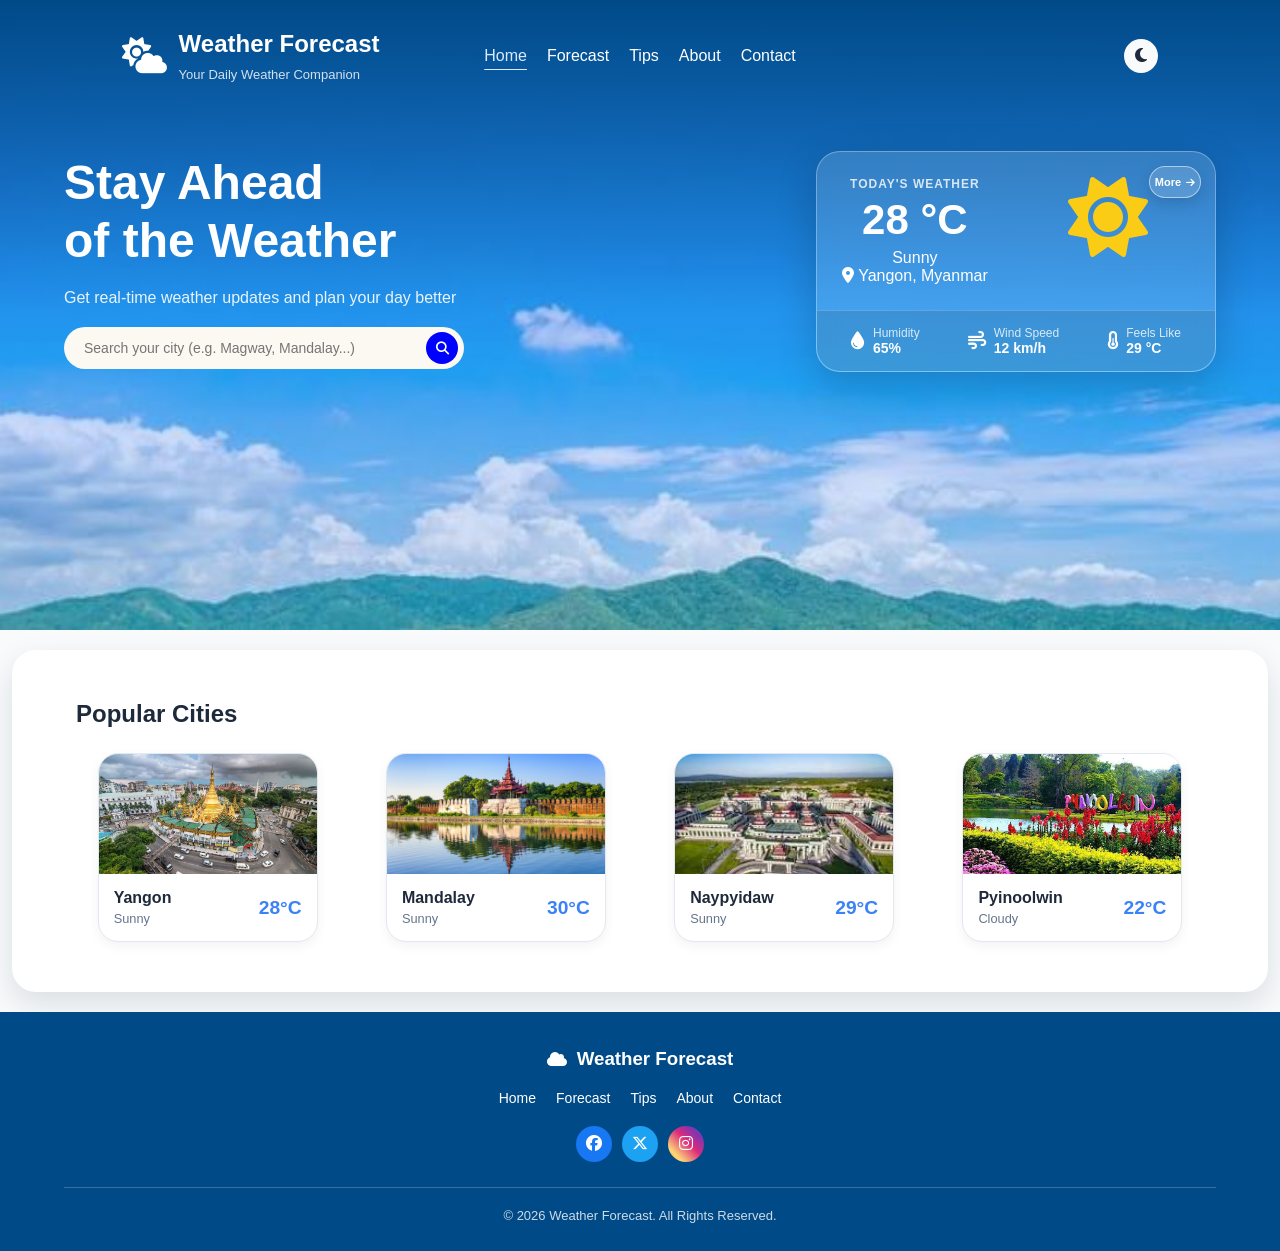
<file: index.html>
<!DOCTYPE html>
<html lang="en">
<head>
    <meta charset="UTF-8">
    <meta name="viewport" content="width=device-width, initial-scale=1.0">
    <title>Weather Forecast</title>

    <script>
      (function() {
        if (localStorage.getItem("theme") === "dark") {
          document.documentElement.classList.add("dark");
        }
      })();
    </script>

    <link rel="stylesheet" href="Style/home.css">
    <link rel="stylesheet" href="Style/site-chrome.css">
    <link rel="stylesheet" href="https://cdnjs.cloudflare.com/ajax/libs/font-awesome/6.5.1/css/all.min.css">
</head>
<body>
    <div class="container">
        <header>
            <div class="logo">
                <i class="fa-solid fa-cloud-sun"></i>
                <div class="logo-text">
                    <h2>Weather Forecast</h2>
                    <p>Your Daily Weather Companion</p>
                </div>
            </div>
            <nav>
                <a href="index.html" id="select">Home</a>
                <a href="forecast.html">Forecast</a>
                <a href="tips.html">Tips</a>
                <a href="about.html">About</a>
                <a href="contact.html">Contact</a>
            </nav>
            <button class="theme-toggle" type="button" aria-label="Toggle theme" onclick="Toggle()"><i id="theme-icon" class="fa-solid fa-moon"></i></button>
        </header>
        <div class="content-box">
            <div class="content">
                <div class="content-text">
                    <h1>Stay Ahead<br>of the Weather</h1>
                    <p>Get real-time weather updates and plan your day better</p>
                    
                    <div class="search-box">
                        <input type="text" name="search" id="cityInput" placeholder="Search your city (e.g. Magway, Mandalay...)" autocomplete="off">
                        <button type="button" aria-label="Search" id="search"><i class="fa-solid fa-search"></i></button>
                        <div id="dropdown" class="dropdown"></div>
                    </div>
                </div>

                <div class="weather-card">
                    <div class="weather-card-detail">
                        <div>
                            <h4>TODAY'S WEATHER</h4>
                            <h1 id="temp">28 °C</h1>
                            <p id="condition">Sunny</p>
                            <p id="city-name"><i class="fa-solid fa-location-dot"></i> Yangon, Myanmar</p>
                        </div>
                        
                        <a href="forecast.html" id="forecast-link" aria-label="View more weather details" title="View more weather details">More <i class="fa-solid fa-arrow-right"></i></a>
                        <i class="fa-solid fa-sun weather-icon"></i>
                    </div>
                    <div class="weather-condition">
                        <div class="detail">
                            <i class="fa-solid fa-droplet"></i>
                            <div>
                                <h4>Humidity</h4>
                                <h3 id="humidity">65%</h3>
                            </div>
                        </div>
                        <div class="detail">
                            <i class="fa-solid fa-wind"></i>
                            <div>
                                <h4>Wind Speed</h4>
                                <h3 id="wind-speed">12 km/h</h3>
                            </div>
                        </div>
                        <div class="detail">
                            <i class="fa-solid fa-temperature-half"></i>
                            <div>
                                <h4>Feels Like</h4>
                                <h3 id="feels-like">29 °C</h3>    
                            </div>
                        </div>
                    </div>
                </div>
            </div>    
        </div>
           
    </div>

    <section class="popular-city-weather-card">
        <h2>Popular Cities</h2>
        <div class="popular-city">
            <div class="city" id="popular-yangon">
                <img src="Style/images/yangon.png" alt="Yangon">
                <div class="city-detail">
                    <div>
                        <h3>Yangon</h3>
                        <p>Sunny</p>
                    </div>
                    <h1>28°C</h1>
                </div>
            </div>
            <div class="city" id="popular-mandalay">
                <img src="Style/images/mandalay.png" alt="Mandalay">
                <div class="city-detail">
                    <div>
                        <h3>Mandalay</h3>
                        <p>Sunny</p>
                    </div>
                    <h1>30°C</h1>
                </div>
            </div>
            <div class="city" id="popular-naypyidaw">
                <img src="Style/images/naypyidaw.png" alt="Naypyidaw">
                <div class="city-detail">
                    <div>
                        <h3>Naypyidaw</h3>
                        <p>Sunny</p>
                    </div>
                    <h1>29°C</h1>
                </div>
            </div>
            <div class="city" id="popular-pyinoolwin">
                <img src="Style/images/pyinoolwin.png" alt="Pyinoolwin">
                <div class="city-detail">
                    <div>
                        <h3>Pyinoolwin</h3>
                        <p>Cloudy</p>
                    </div>
                    <h1>22°C</h1>
                </div>
            </div>
        </div>
    </section>

    <footer>
        <div class="footer-content">
            <div class="footer-brand">
                <i class="fa-solid fa-cloud"></i>
                <h3>Weather Forecast</h3>
            </div>
            <div class="footer-links">
                <a href="index.html">Home</a>
                <a href="forecast.html">Forecast</a>
                <a href="tips.html">Tips</a>
                <a href="about.html">About</a>
                <a href="contact.html">Contact</a>
            </div>
            <div class="social-buttons">
                <button type="button" aria-label="Facebook" id="facebook"><i class="fa-brands fa-facebook"></i></button>
                <button type="button" aria-label="Twitter" id="twitter"><i class="fa-brands fa-x-twitter"></i></button>
                <button type="button" aria-label="Instagram" id="instagram"><i class="fa-brands fa-instagram"></i></button>
            </div>
        </div>
        <div class="footer-bottom">
            <p>© 2026 Weather Forecast. All Rights Reserved.</p>
        </div>
    </footer>
    <script src="main.js"></script>
</body>
</html>
</file>
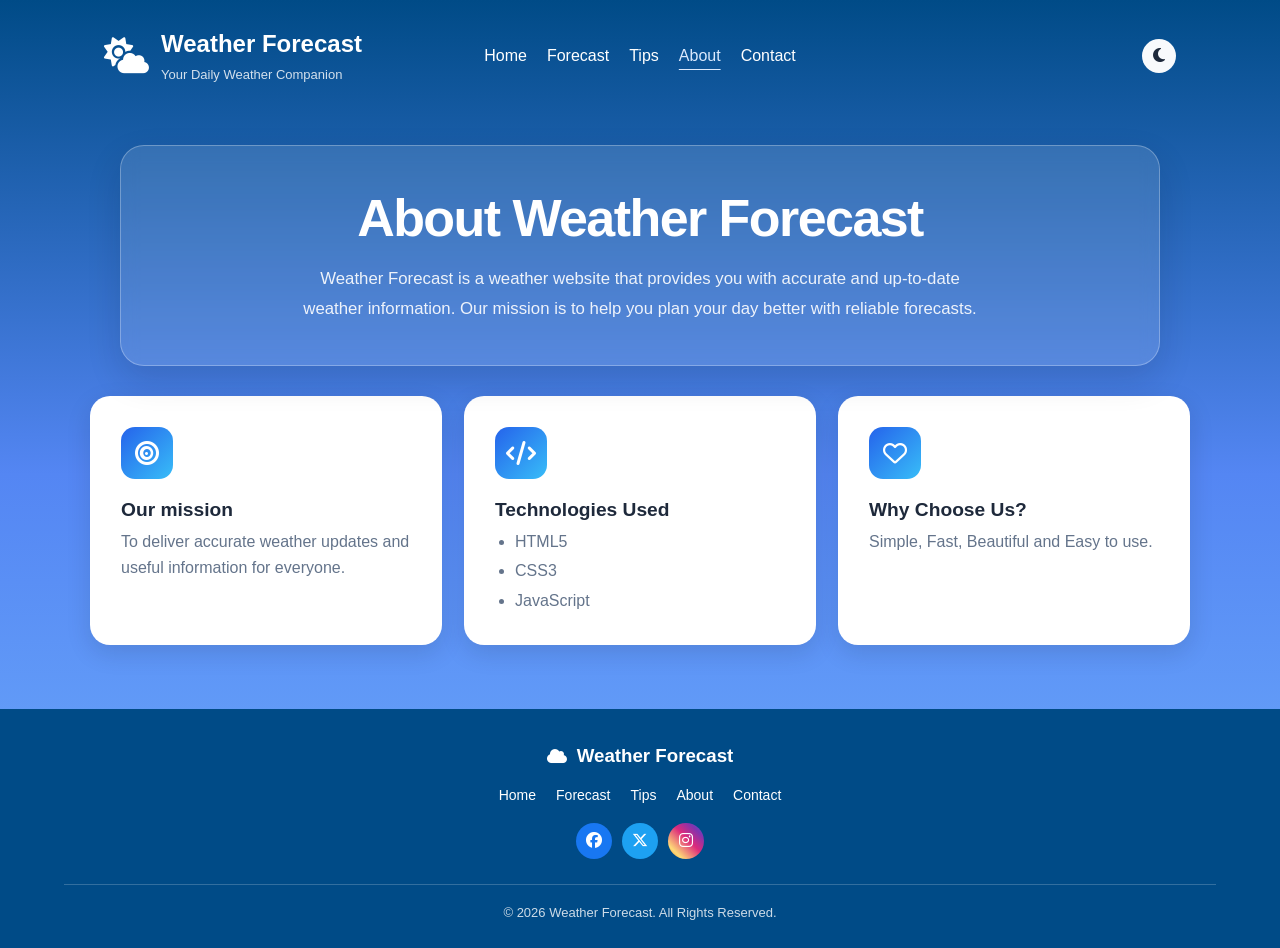
<file: about.html>
<!DOCTYPE html>
<html lang="en">
<head>
    <meta charset="UTF-8">
    <meta name="viewport" content="width=device-width, initial-scale=1.0">
    <script>
      (function() {
        if (localStorage.getItem("theme") === "dark") {
          document.documentElement.classList.add("dark");
        }
      })();
    </script>
    <link rel="stylesheet" href="Style/about.css">
    <link rel="stylesheet" href="Style/site-chrome.css">
    <link rel="stylesheet" href="https://cdnjs.cloudflare.com/ajax/libs/font-awesome/6.5.1/css/all.min.css">
    <title>Weather Forecast</title>
</head>
<body>
    <header>
        <div class="logo">
            <i class="fa-solid fa-cloud-sun"></i>
            <div class="logo-text">
                <h2>Weather Forecast</h2>
                <p>Your Daily Weather Companion</p>
            </div>
        </div>
        <nav>
            <a href="index.html">Home</a>
            <a href="forecast.html">Forecast</a>
            <a href="tips.html">Tips</a>
            <a href="about.html" id="select">About</a>
            <a href="contact.html">Contact</a>
        </nav>
        <button class="theme-toggle" type="button" aria-label="Toggle theme" onclick="Toggle()"><i id="theme-icon" class="fa-solid fa-moon"></i></button>
    </header>
    <div class="hero-section">
        <h1>About Weather Forecast</h1>
        <p>Weather Forecast is a weather website that provides you with accurate and up-to-date weather information. Our mission is to help you plan your day better with reliable forecasts.</p>
    </div>
    <div class="card-section">
        <div class="card">
            <i class="fa-solid fa-bullseye"></i>
            <div class="f-text">
                <h3>Our mission</h3>
                <p>To deliver accurate weather updates and useful information for everyone.</p>
            </div>
        </div>
        <div class="card">
            <i class="fa-solid fa-code"></i>
            <div class="s-text">
                <h3>Technologies Used</h3>
                <ul>
                    <li>HTML5</li>
                    <li>CSS3</li>
                    <li>JavaScript</li>
                </ul>
            </div>
        </div>
        <div class="card">
            <i class="fa-regular fa-heart"></i>
            <div class="t-text">
                <h3>Why Choose Us?</h3>
                <p>Simple, Fast, Beautiful and Easy to use.</p>
            </div>
        </div>
    </div>
    <footer>
        <div class="footer-content">
            <div class="footer-brand">
                <i class="fa-solid fa-cloud"></i>
                <h3>Weather Forecast</h3>
            </div>
            <div class="footer-links">
                <a href="index.html">Home</a>
                <a href="forecast.html">Forecast</a>
                <a href="tips.html">Tips</a>
                <a href="about.html">About</a>
                <a href="contact.html">Contact</a>
            </div>
            <div class="social-buttons">
                <button type="button" aria-label="Facebook" id="facebook"><i class="fa-brands fa-facebook"></i></button>
                <button type="button" aria-label="Twitter" id="twitter"><i class="fa-brands fa-x-twitter"></i></button>
                <button type="button" aria-label="Instagram" id="instagram"><i class="fa-brands fa-instagram"></i></button>
            </div>
        </div>
        <div class="footer-bottom">
            <p>© 2026 Weather Forecast. All Rights Reserved.</p>
        </div>
    </footer>
    <script src="main.js"></script>
</body>
</html>
</file>
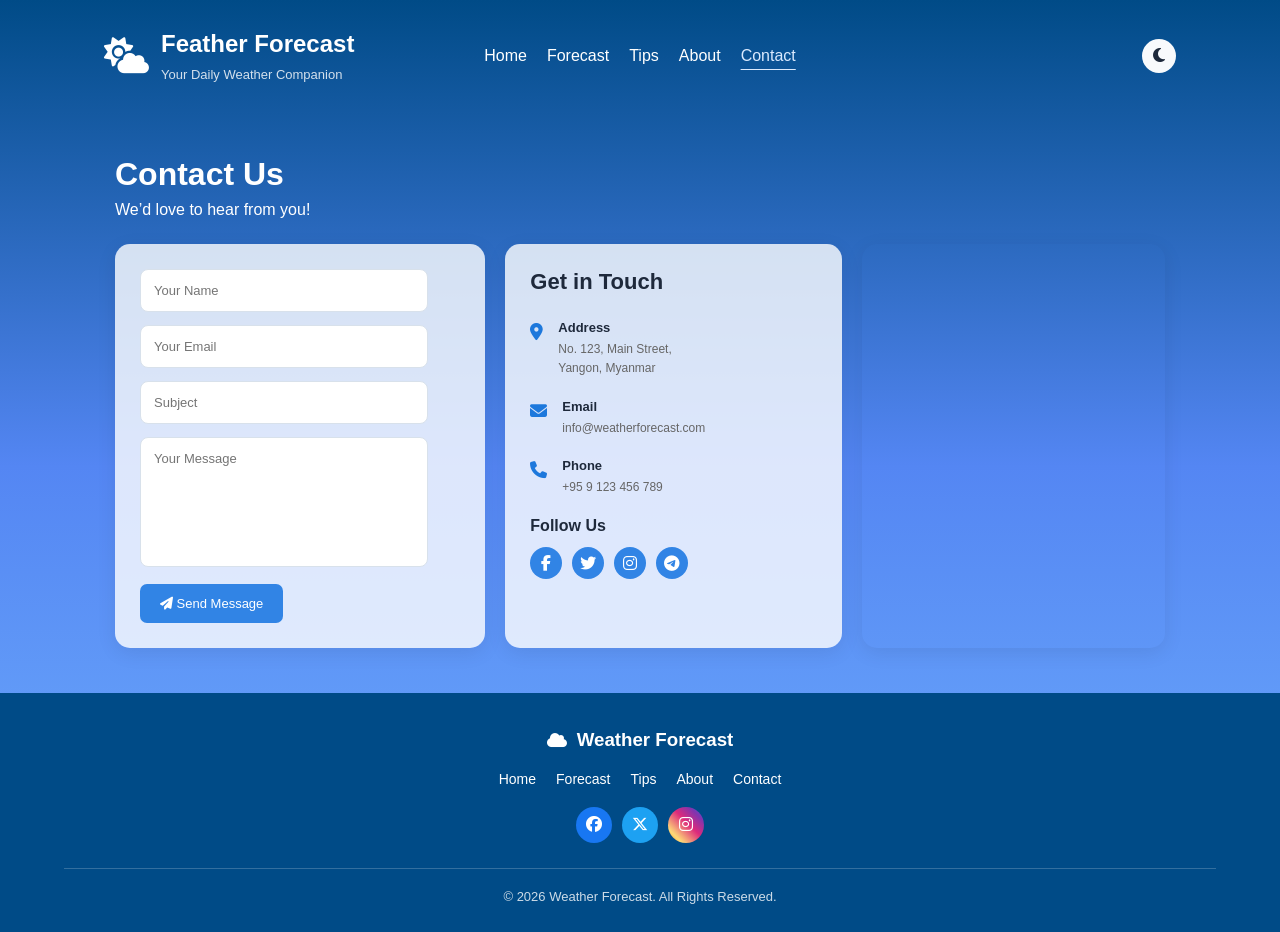
<file: contact.html>
<!DOCTYPE html>
<html lang="en">
<head>
    <meta charset="UTF-8">
    <meta name="viewport" content="width=device-width, initial-scale=1.0">
    <script>
      (function() {
        if (localStorage.getItem("theme") === "dark") {
          document.documentElement.classList.add("dark");
        }
      })();
    </script>
    <title>Weather Forecast</title>

    <!-- CSS -->
    <link rel="stylesheet" href="Style/contact.css">
    <link rel="stylesheet" href="Style/site-chrome.css">

    <!-- Font Awesome -->
    <link rel="stylesheet"
          href="https://cdnjs.cloudflare.com/ajax/libs/font-awesome/6.5.2/css/all.min.css">
</head>

<body>

    <!-- Navigation Bar -->
    <header>
        <div class="logo">
            <i class="fa-solid fa-cloud-sun"></i>
            <div class="logo-text">
                <h2>Feather Forecast</h2>
                <p>Your Daily Weather Companion</p>
            </div>
        </div>
        <nav>
            <a href="index.html">Home</a>
            <a href="forecast.html">Forecast</a>
            <a href="tips.html">Tips</a>
            <a href="about.html">About</a>
            <a href="contact.html" id="select">Contact</a>
        </nav>
        <button class="theme-toggle" type="button" aria-label="Toggle theme" onclick="Toggle()"><i id="theme-icon" class="fa-solid fa-moon"></i></button>
    </header>


    <!-- Contact Section -->
    <main class="contact-container">

        <div class="contact-title">
            <h1>Contact Us</h1>
            <p>We’d love to hear from you!</p>
        </div>


        <div class="contact-content">

            <!-- Contact Form -->
            <form id="contact-form">

                <input type="text" name="name" placeholder="Your Name" autocomplete="name" required>

                <input type="email" name="email" placeholder="Your Email" autocomplete="email" required>

                <input type="text" id="subject" placeholder="Subject" required>

                <textarea id="message" placeholder="Your Message" required></textarea>

                <button class="send-btn" type="submit">
                    <i class="fa-solid fa-paper-plane"></i>
                    Send Message
                </button>

            </form>


            <!-- Get In Touch -->
            <div class="get-touch">

                <h2>Get in Touch</h2>

                <div class="info">
                    <i class="fa-solid fa-location-dot"></i>
                    <div>
                        <h4>Address</h4>
                        <p>No. 123, Main Street,<br>
                        Yangon, Myanmar</p>
                    </div>
                </div>

                <div class="info">
                    <i class="fa-solid fa-envelope"></i>
                    <div>
                        <h4>Email</h4>
                        <p>info@weatherforecast.com</p>
                    </div>
                </div>

                <div class="info">
                    <i class="fa-solid fa-phone"></i>
                    <div>
                        <h4>Phone</h4>
                        <p>+95 9 123 456 789</p>
                    </div>
                </div>

                <h4 class="follow">Follow Us</h4>

                <div class="social">
                    <i class="fa-brands fa-facebook-f"></i>
                    <i class="fa-brands fa-twitter"></i>
                    <i class="fa-brands fa-instagram"></i>
                    <i class="fa-brands fa-telegram"></i>
                </div>

            </div>


            <!-- Map -->
            <div class="map">
                <iframe
                    src="https://www.google.com/maps?q=Technological%20University%20Meiktila&t=k&z=17&output=embed"
                    width="100%"
                    height="400"
                    style="border:0;"
                    allowfullscreen="true"
                    loading="lazy"
                    title="Map showing Technological University Meiktila (Satellite)">
                </iframe>
            </div>

        </div>
    </main>
    <footer>
        <div class="footer-content">
            <div class="footer-brand">
                <i class="fa-solid fa-cloud"></i>
                <h3>Weather Forecast</h3>
            </div>
            <div class="footer-links">
                <a href="index.html">Home</a>
                <a href="forecast.html">Forecast</a>
                <a href="tips.html">Tips</a>
                <a href="about.html">About</a>
                <a href="contact.html">Contact</a>
            </div>
            <div class="social-buttons">
                <button type="button" aria-label="Facebook" id="facebook"><i class="fa-brands fa-facebook"></i></button>
                <button type="button" aria-label="Twitter" id="twitter"><i class="fa-brands fa-x-twitter"></i></button>
                <button type="button" aria-label="Instagram" id="instagram"><i class="fa-brands fa-instagram"></i></button>
            </div>
        </div>
        <div class="footer-bottom">
            <p>© 2026 Weather Forecast. All Rights Reserved.</p>
        </div>
    </footer>
    <script src="main.js"></script>
</body>
</html>
</file>
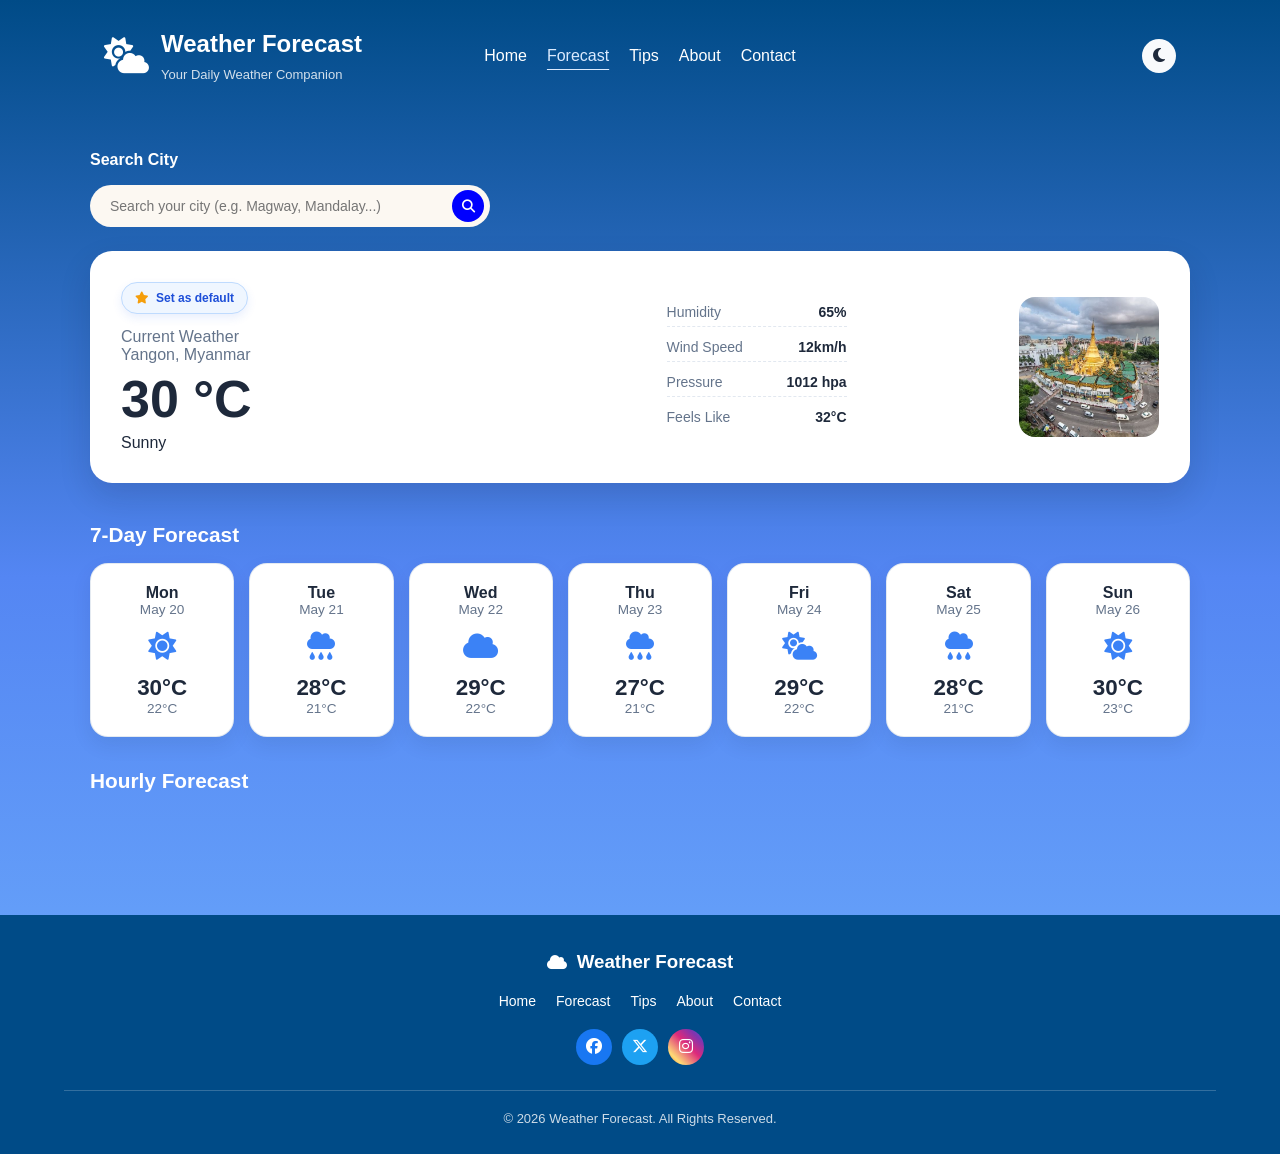
<file: forecast.html>
<!DOCTYPE html>
<html lang="en">
<head>
    <meta charset="UTF-8">
    <meta name="viewport" content="width=device-width, initial-scale=1.0">
    <title>Weather Forecast</title>

    <script>
      (function() {
        if (localStorage.getItem("theme") === "dark") {
          document.documentElement.classList.add("dark");
        }
      })();
    </script>

    <link rel="stylesheet" href="Style/forecast.css">
    <link rel="stylesheet" href="Style/site-chrome.css">
    <link rel="stylesheet" href="https://cdnjs.cloudflare.com/ajax/libs/font-awesome/6.5.1/css/all.min.css">
</head>
<body>
    <header>
        <div class="logo">
            <i class="fa-solid fa-cloud-sun"></i>
            <div class="logo-text">
                <h2>Weather Forecast</h2>
                <p>Your Daily Weather Companion</p>
            </div>
        </div>
        <nav>
            <a href="index.html">Home</a>
            <a href="forecast.html" id="select">Forecast</a>
            <a href="tips.html">Tips</a>
            <a href="about.html">About</a>
            <a href="contact.html">Contact</a>
        </nav>
        <button class="theme-toggle" type="button" aria-label="Toggle theme" onclick="Toggle()"><i id="theme-icon" class="fa-solid fa-moon"></i></button>
    </header>
  
    <main>
        <div class="search-container">
            <h4>Search City</h4>
            <div class="search-box">
                <input type="text" name="search" id="cityInput" placeholder="Search your city (e.g. Magway, Mandalay...)">
                <button type="button" aria-label="Search" id="search"><i class="fa-solid fa-search"></i></button>    
                <div id="dropdown" class="dropdown"></div>
            </div>
            
        </div>
        <div class="search-result">
            <div class="search-detail">
                <button type="button" id="default" class="default-city-button"><i class="fa-solid fa-star"></i> Set as default</button>
                <h3>Current Weather</h3>
                <h3 id="city-name">Yangon, Myanmar</h3>
                <h1 id="temp">30 °C</h1>
                <p>Sunny</p>
            </div>
            <i class="fa-solid fa-sun"></i>
            <!-- Replace the old .result-name and .result divs with this single grid container -->
            <div class="search-data-grid">
                <div class="metric-item">
                    <span class="metric-label">Humidity</span>
                    <span class="metric-value" id="humidity">65%</span>
                </div>
                <div class="metric-item">
                    <span class="metric-label">Wind Speed</span>
                    <span class="metric-value" id="wind-speed">12km/h</span>
                </div>
                <div class="metric-item">
                    <span class="metric-label">Pressure</span>
                    <span class="metric-value" id="pressure">1012 hpa</span>
                </div>
                <div class="metric-item">
                    <span class="metric-label">Feels Like</span>
                    <span class="metric-value" id="feels-like">32°C</span>
                </div>
            </div>
            <img src="Style/images/yangon.png" alt="yangon" id="image">
        </div>
        <h3 id="label">7-Day Forecast</h3>
        <div class="seven-day-forecast">
            <div class="seven-day-detail">
                <h3>Mon</h3>
                <p>May 20</p>
                <i class="fa-solid fa-sun"></i>
                <h2>30°C</h2>
                <p>22°C</p>
            </div>
            <div class="seven-day-detail">
                <h3>Tue</h3>
                <p>May 21</p>
                <i class="fa-solid fa-cloud-rain"></i>
                <h2>28°C</h2>
                <p>21°C</p>
            </div>
            <div class="seven-day-detail">
                <h3>Wed</h3>
                <p>May 22</p>
                <i class="fa-solid fa-cloud"></i>
                <h2>29°C</h2>
                <p>22°C</p>
            </div>
            <div class="seven-day-detail">
                <h3>Thu</h3>
                <p>May 23</p>
                <i class="fa-solid fa-cloud-rain"></i>
                <h2>27°C</h2>
                <p>21°C</p>
            </div>
            <div class="seven-day-detail">
                <h3>Fri</h3>
                <p>May 24</p>
                <i class="fa-solid fa-cloud-sun"></i>
                <h2>29°C</h2>
                <p>22°C</p>
            </div>
            <div class="seven-day-detail">
                <h3>Sat</h3>
                <p>May 25</p>
                <i class="fa-solid fa-cloud-rain"></i>
                <h2>28°C</h2>
                <p>21°C</p>
            </div>
            <div class="seven-day-detail">
                <h3>Sun</h3>
                <p>May 26</p>
                <i class="fa-solid fa-sun"></i>
                <h2>30°C</h2>
                <p>23°C</p>
            </div>
        </div>
        <h3 id="hourly-label">Hourly Forecast</h3>
        <div class="hourly-forecast" aria-labelledby="hourly-label" aria-live="polite"></div>
    </main>
    <footer>
        <div class="footer-content">
            <div class="footer-brand">
                <i class="fa-solid fa-cloud"></i>
                <h3>Weather Forecast</h3>
            </div>
            <div class="footer-links">
                <a href="index.html">Home</a>
                <a href="forecast.html">Forecast</a>
                <a href="tips.html">Tips</a>
                <a href="about.html">About</a>
                <a href="contact.html">Contact</a>
            </div>
            <div class="social-buttons">
                <button type="button" aria-label="Facebook" id="facebook"><i class="fa-brands fa-facebook"></i></button>
                <button type="button" aria-label="Twitter" id="twitter"><i class="fa-brands fa-x-twitter"></i></button>
                <button type="button" aria-label="Instagram" id="instagram"><i class="fa-brands fa-instagram"></i></button>
            </div>
        </div>
        <div class="footer-bottom">
            <p>© 2026 Weather Forecast. All Rights Reserved.</p>
        </div>
    </footer>
    <script src="main.js"></script>
</body>
</html>
</file>
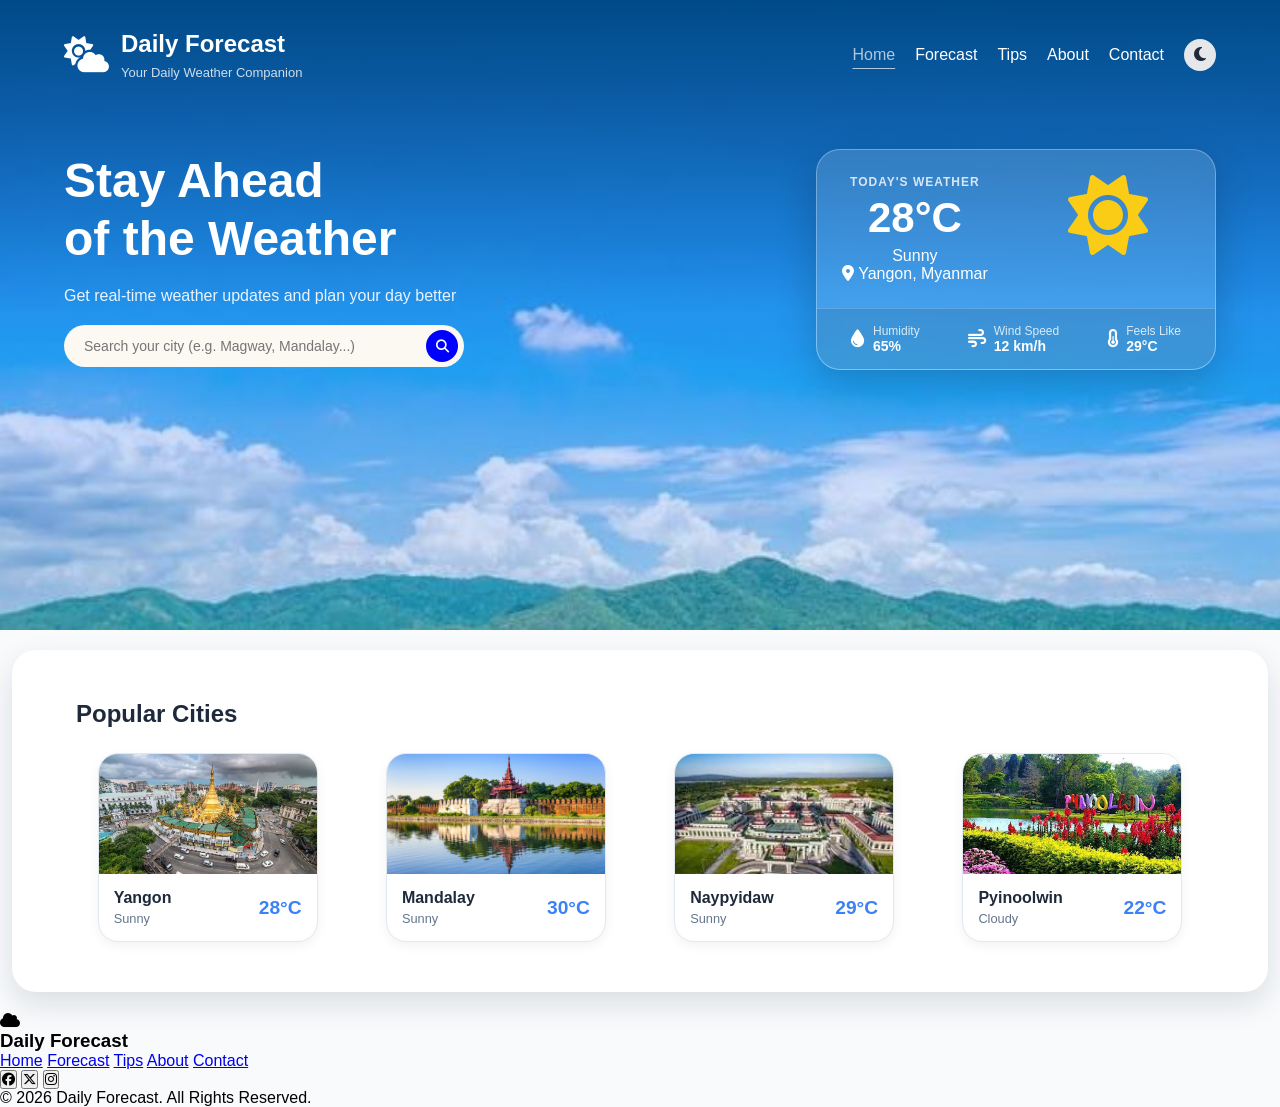
<file: home.html>
<!DOCTYPE html>
<html lang="en">
<head>
    <meta charset="UTF-8">
    <meta name="viewport" content="width=device-width, initial-scale=1.0">
    <title>Daily Forecast</title>

    <script>
      (function() {
        if (localStorage.getItem("theme") === "dark") {
          document.documentElement.classList.add("dark");
        }
      })();
    </script>

    <link rel="stylesheet" href="Style/home.css">
    <link rel="stylesheet" href="https://cdnjs.cloudflare.com/ajax/libs/font-awesome/6.5.1/css/all.min.css">
</head>
<body>
    <div class="container">
        <header>
            <div class="logo">
                <i class="fa-solid fa-cloud-sun"></i>
                <div class="logo-text">
                    <h2>Daily Forecast</h2>
                    <p>Your Daily Weather Companion</p>
                </div>
            </div>
            <nav>
                <a href="home.html" id="select">Home</a>
                <a href="forecast.html">Forecast</a>
                <a href="tips.html">Tips</a>
                <a href="#">About</a>
                <a href="#">Contact</a>
                <button type="button" aria-label="Toggle theme" onclick="Toggle()"><i id="theme-icon" class="fa-solid fa-moon"></i></button>
            </nav>
        </header>

        <div class="content">
            <div class="content-text">
                <h1>Stay Ahead<br>of the Weather</h1>
                <p>Get real-time weather updates and plan your day better</p>
                
                <div class="search-box">
                    <input type="text" name="search" id="search" placeholder="Search your city (e.g. Magway, Mandalay...)">
                    <button type="button" aria-label="Search"><i class="fa-solid fa-search"></i></button>
                </div>
            </div>

            <div class="weather-card">
                <div class="weather-card-detail">
                    <div>
                        <h4>TODAY'S WEATHER</h4>
                        <h1>28°C</h1>
                        <p>Sunny</p>
                        <p><i class="fa-solid fa-location-dot"></i> Yangon, Myanmar</p>
                    </div>
                    <i class="fa-solid fa-sun weather-icon"></i>
                </div>
                <div class="weather-condition">
                    <div class="detail">
                        <i class="fa-solid fa-droplet"></i>
                        <div>
                            <h4>Humidity</h4>
                            <h3>65%</h3>
                        </div>
                    </div>
                    <div class="detail">
                        <i class="fa-solid fa-wind"></i>
                        <div>
                            <h4>Wind Speed</h4>
                            <h3>12 km/h</h3>
                        </div>
                    </div>
                    <div class="detail">
                        <i class="fa-solid fa-temperature-half"></i>
                        <div>
                            <h4>Feels Like</h4>
                            <h3>29°C</h3>    
                        </div>
                    </div>
                </div>
            </div>
        </div>   
    </div>

    <section class="popular-city-weather-card">
        <h2>Popular Cities</h2>
        <div class="popular-city">
            <div class="city">
                <img src="Style/images/yangon.png" alt="Yangon">
                <div class="city-detail">
                    <div>
                        <h3>Yangon</h3>
                        <p>Sunny</p>
                    </div>
                    <h1>28°C</h1>
                </div>
            </div>
            <div class="city">
                <img src="Style/images/mandalay.png" alt="Mandalay">
                <div class="city-detail">
                    <div>
                        <h3>Mandalay</h3>
                        <p>Sunny</p>
                    </div>
                    <h1>30°C</h1>
                </div>
            </div>
            <div class="city">
                <img src="Style/images/naypyidaw.png" alt="Naypyidaw">
                <div class="city-detail">
                    <div>
                        <h3>Naypyidaw</h3>
                        <p>Sunny</p>
                    </div>
                    <h1>29°C</h1>
                </div>
            </div>
            <div class="city">
                <img src="Style/images/pyinoolwin.png" alt="Pyinoolwin">
                <div class="city-detail">
                    <div>
                        <h3>Pyinoolwin</h3>
                        <p>Cloudy</p>
                    </div>
                    <h1>22°C</h1>
                </div>
            </div>
        </div>
    </section>

    <footer>
        <div class="footer-content">
            <div class="footer-brand">
                <i class="fa-solid fa-cloud"></i>
                <h3>Daily Forecast</h3>
            </div>
            <div class="footer-links">
                <a href="home.html">Home</a>
                <a href="forecast.html">Forecast</a>
                <a href="tips.html">Tips</a>
                <a href="about.html">About</a>
                <a href="contact.html">Contact</a>
            </div>
            <div class="social-buttons">
                <button type="button" aria-label="Facebook" id="facebook"><i class="fa-brands fa-facebook"></i></button>
                <button type="button" aria-label="Twitter" id="twitter"><i class="fa-brands fa-x-twitter"></i></button>
                <button type="button" aria-label="Instagram" id="instagram"><i class="fa-brands fa-instagram"></i></button>
            </div>
        </div>
        <div class="footer-bottom">
            <p>© 2026 Daily Forecast. All Rights Reserved.</p>
        </div>
    </footer>
    <script src="main.js"></script>
</body>
</html>
</file>
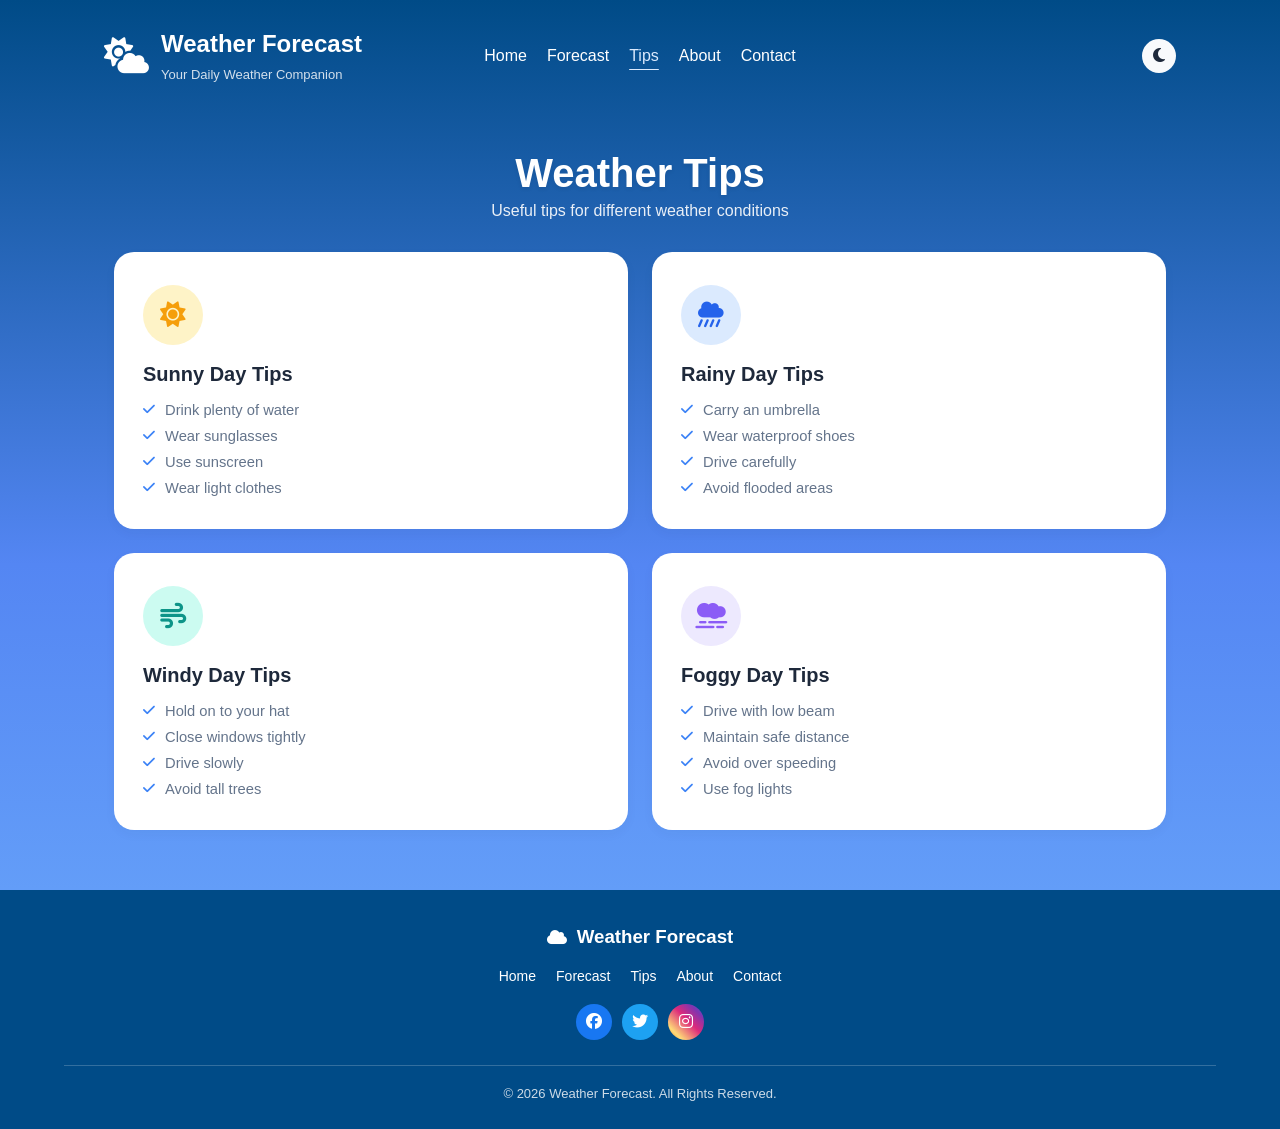
<file: tips.html>
<!DOCTYPE html>
<html lang="en">
<head>
    <meta charset="UTF-8">
    <meta name="viewport" content="width=device-width, initial-scale=1.0">
    <title>Weather Forecast</title>

    <script>
      (function() {
        if (localStorage.getItem("theme") === "dark") {
          document.documentElement.classList.add("dark");
        }
      })();
    </script>

    <link rel="stylesheet" href="Style/tips.css">
    <link rel="stylesheet" href="Style/site-chrome.css">
    <link rel="stylesheet" href="https://cdnjs.cloudflare.com/ajax/libs/font-awesome/6.5.1/css/all.min.css">
</head>
<body>
  <header>
      <div class="logo">
          <i class="fa-solid fa-cloud-sun"></i>
          <div class="logo-text">
              <h2>Weather Forecast</h2>
              <p>Your Daily Weather Companion</p>
          </div>
      </div>
      <nav>
          <a href="index.html">Home</a>
          <a href="forecast.html">Forecast</a>
          <a href="tips.html" id="select">Tips</a>
          <a href="about.html">About</a>
          <a href="contact.html">Contact</a>
      </nav>
      <button class="theme-toggle" type="button" aria-label="Toggle theme" onclick="Toggle()"><i id="theme-icon" class="fa-solid fa-moon"></i></button>
  </header>

  <section class="hero">
    <div class="container">
      <h1 class="hero-title">Weather Tips</h1>
      <p class="hero-subtitle">Useful tips for different weather conditions</p>
    </div>
  </section>

  <main class="container">
    <div class="tips-grid">

      <article class="tip-card">
        <div class="icon-badge sunny">
          <i class="fa-solid fa-sun"></i>
        </div>
        <h2 class="card-title">Sunny Day Tips</h2>
        <ul class="tips-list">
          <li><i class="fa-solid fa-check"></i> Drink plenty of water</li>
          <li><i class="fa-solid fa-check"></i> Wear sunglasses</li>
          <li><i class="fa-solid fa-check"></i> Use sunscreen</li>
          <li><i class="fa-solid fa-check"></i> Wear light clothes</li>
        </ul>
      </article>

      <article class="tip-card">
        <div class="icon-badge rainy">
          <i class="fa-solid fa-cloud-showers-heavy"></i>
        </div>
        <h2 class="card-title">Rainy Day Tips</h2>
        <ul class="tips-list">
          <li><i class="fa-solid fa-check"></i> Carry an umbrella</li>
          <li><i class="fa-solid fa-check"></i> Wear waterproof shoes</li>
          <li><i class="fa-solid fa-check"></i> Drive carefully</li>
          <li><i class="fa-solid fa-check"></i> Avoid flooded areas</li>
        </ul>
      </article>

      <article class="tip-card">
        <div class="icon-badge windy">
          <i class="fa-solid fa-wind"></i>
        </div>
        <h2 class="card-title">Windy Day Tips</h2>
        <ul class="tips-list">
          <li><i class="fa-solid fa-check"></i> Hold on to your hat</li>
          <li><i class="fa-solid fa-check"></i> Close windows tightly</li>
          <li><i class="fa-solid fa-check"></i> Drive slowly</li>
          <li><i class="fa-solid fa-check"></i> Avoid tall trees</li>
        </ul>
      </article>

      <article class="tip-card">
        <div class="icon-badge foggy">
          <i class="fa-solid fa-smog"></i>
        </div>
        <h2 class="card-title">Foggy Day Tips</h2>
        <ul class="tips-list">
          <li><i class="fa-solid fa-check"></i> Drive with low beam</li>
          <li><i class="fa-solid fa-check"></i> Maintain safe distance</li>
          <li><i class="fa-solid fa-check"></i> Avoid over speeding</li>
          <li><i class="fa-solid fa-check"></i> Use fog lights</li>
        </ul>
      </article>

    </div>
  </main>

  <footer>
        <div class="footer-content">
            <div class="footer-brand">
                <i class="fa-solid fa-cloud"></i>
                <h3>Weather Forecast</h3>
            </div>
            <div class="footer-links">
                <a href="index.html">Home</a>
                <a href="forecast.html">Forecast</a>
                <a href="tips.html">Tips</a>
                <a href="about.html">About</a>
                <a href="contact.html">Contact</a>
            </div>
            <div class="social-buttons">
                <button type="button" aria-label="Facebook" id="facebook"><i class="fa-brands fa-facebook"></i></button>
                <button type="button" aria-label="Twitter" id="twitter"><i class="fa-brands fa-twitter"></i></button>
                <button type="button" aria-label="Instagram" id="instagram"><i class="fa-brands fa-instagram"></i></button>
            </div>
        </div>
        <div class="footer-bottom">
            <p>© 2026 Weather Forecast. All Rights Reserved.</p>
        </div>
    </footer>
    <script src="main.js"></script>
</body>
</html>
</file>
<file: Style/home.css>
/* Regular styles */
/* === Reset & Base: START === */
* {
    margin: 0;
    padding: 0;
    box-sizing: border-box;
}

body {
    width: 100%;
    margin: 0;
    font-family: Arial, Helvetica, sans-serif;
    background-color: #f8fafc;
}

/* === Reset & Base: END === */

/* footer color moved to site-chrome.css for consistent behavior across pages */
/* === Header & Hero: START === */
/* Header & Hero Section */
.container {
    width: 100%;
    min-height: 70vh; /* */
    background: linear-gradient(rgb(0, 74, 135), rgba(84, 134, 243, 0.4), rgba(110, 174, 252, 0.2)), url("images/images.png"); /* */
    background-repeat: no-repeat; /*[cite: 6] */
    background-position: center bottom; /* CHANGED: Locks image to the bottom */
    background-size: cover; /* Keeps the aspect ratio crisp */
    padding: 0 5% 50px 5%; /*[cite: 6] */
}

header {
    display: flex;
    justify-content: space-between;
    align-items: center;
    padding: 25px 0;
    flex-wrap: wrap;
    gap: 20px;
    line-height: 1.6;
}

.logo {
    display: flex;
    flex-direction: row;
    gap: 12px;
    align-items: center;
}

.logo i {
    font-size: 36px;
    color: white;
}

.logo-text h2 {
    color: white;
    font-size: 24px;
}

.logo-text p {
    color: rgba(255, 255, 255, 0.8);
    font-size: 13px;
}

header nav {
    display: flex;
    gap: 20px;
    font-size: 16px;
    align-items: center;
    flex-wrap: wrap;
}

header nav a {
    text-decoration: none;
    color: white;
    transition: color 0.3s;
}

header nav a:hover {
    text-decoration: underline;
    color: rgb(255, 255, 255);
    text-underline-offset: 8px;
    transition: background 0.1s;
}
header nav a#select{
    text-decoration: underline;
    color: rgba(255, 255, 255, 0.678);
    text-underline-offset: 8px;
    transition: background 0.1s;
}

/* ==========================================================================
   Theme Toggle Button Styles (Light Mode Default & Dark Mode Overrides)
   ========================================================================== */

/* Light Mode (Default) */
header nav button {
    border-radius: 50%;
    width: 32px;
    height: 32px;
    border: none;
    background-color: #e5e7eb; /* Light Normal */
    color: #1e293b;            /* Dark icon color for high contrast */
    font-size: 16px;
    cursor: pointer;
    transition: background-color 0.2s ease, color 0.2s ease;
}

header nav button:hover {
    background-color: #d1d5db; /* Light Hover */
}

header nav button:active {
    background-color: #2563eb; /* Light Active */
    color: #ffffff;            /* White icon when active */
}

/* Main Hero Content */
.content {
    display: flex;
    justify-content: space-between;
    align-items: center;
    margin-top: 40px;
    gap: 40px;
    flex-wrap: wrap;
}

.content-text {
    flex: 1;
    min-width: 280px;
}

.content-text h1 {
    font-size: clamp(32px, 4vw, 48px);
    color: white;
    line-height: 1.2;
}

.content-text p {
    font-size: 16px;
    color: rgba(255, 255, 255, 0.9);
    padding: 20px 0;
}

/* Search Box Container */
.search-box {
    position: relative;
    max-width: 400px;
    width: 100%;
    display: flex;
    align-items: center;
}

.search-box input[type="text"] {
    width: 100%;
    height: 42px;
    background-color: rgb(252, 248, 242);
    border: none;
    border-radius: 21px;
    padding: 0 45px 0 20px;
    font-size: 14px;
    outline: none;
}

.dropdown {
    position: absolute;
    top: 45px;
    width: 100%;
    border-top: none;
    max-height: 200px;
    overflow-y: auto;
    display: none;
    z-index: 1000;
}

.dropdown div {
    padding: 10px;
    cursor: pointer;
    padding-bottom: 5px;
    background-color: rgb(255, 255, 255);
    border-bottom: 1px solid rgba(0, 0, 0, 0.5);
    border-radius: 21px;
}
.dropdown div:hover {
    background: #eeeeee;
}

.search-box button {
    position: absolute;
    right: 6px;
    border-radius: 50%;
    border: none;
    width: 32px;
    height: 32px;
    background: #0000ff;
    color: white;
    cursor: pointer;
    display: flex;
    align-items: center;
    justify-content: center;
    transform: background 0.2s ease;
}

.search-box button:hover {
    background: #1654ff;
}

.search-box button:active{
    background: #1a40bd;
}

/* Weather Card */
.weather-card {
    position: relative;
    width: 100%;
    max-width: 400px;
    background: rgba(255, 255, 255, 0.15);
    backdrop-filter: blur(10px);
    -webkit-backdrop-filter: blur(10px);
    border: 1px solid rgba(255, 255, 255, 0.3);
    border-radius: 24px;
    box-shadow: 0 12px 40px 0 rgba(0, 0, 0, 0.2);
    color: white;
    overflow: hidden;
}

.weather-card-detail{
    padding: 25px;
    display: flex;
    flex-direction: row;
    gap: 80px;
    text-align: center;
}

.weather-card-detail h4 {
    font-size: 12px;
    letter-spacing: 1px;
    opacity: 0.8;
}

.weather-card-detail a{
    position:absolute;
    top: 14px;
    right: 30px;
    font-size: 15px;
    text-decoration-line: none;
}

.weather-card-detail a:hover{
    color: rgba(255, 255, 255, 0.582);
}

.weather-card-detail h1 {
    font-size: 42px;
    margin: 5px 0;
}

.weather-icon {
    font-size: 80px;
    color: #facc15;
}

.weather-condition {
    display: flex;
    justify-content: space-around;
    padding: 15px 10px;
    border-top: 1px solid rgba(255, 255, 255, 0.2);
    background: rgba(0, 0, 0, 0.1);
}

.detail {
    display: flex;
    gap: 8px;
    align-items: center;
    font-size: 12px;
}

.detail i {
    font-size: 18px;
}

.detail h4 {
    font-weight: normal;
    opacity: 0.8;
}

.detail h3 {
    font-size: 14px;
}

/* Popular Cities Section */
.popular-city-weather-card {
    width: calc(100% - 24px);
    box-sizing: border-box;
    padding: 50px 5%;
    margin: 20px auto;
    border-radius: 24px;
    background: #fff;
    box-shadow: 0 12px 30px rgba(15, 23, 42, .12);
}

.popular-city-weather-card h2 {
    font-size: 24px;
    margin-bottom: 25px;
    color: #1e293b;
}

.popular-city {
    display: grid;
    grid-template-columns: repeat(auto-fit, minmax(200px, 1fr));
    gap: 25px;
    justify-items: center;
}

.city {
    width: 100%;
    max-width: 220px;
    border-radius: 20px;
    background-color: #ffffff;
    border: 1px solid #e2e8f0;
    overflow: hidden;
    display: flex;
    flex-direction: column;
    box-shadow: 0 4px 12px rgba(0, 0, 0, 0.05);
    transition: transform 0.2s ease, box-shadow 0.2s ease;
}

.city:hover {
    transform: translateY(-4px);
    box-shadow: 0 8px 16px rgba(0, 0, 0, 0.1);
}

.city img {
    width: 100%;
    height: 120px;
    object-fit: cover;
}

.city-detail {
    padding: 15px;
    display: flex;
    justify-content: space-between;
    align-items: center;
}

.city-detail h3 {
    margin: 0;
    white-space: nowrap;
    overflow: hidden;
    text-overflow: ellipsis;
    font-size: 1rem;
    font-weight: 600;
    color: #1e293b;
}

.city-detail p {
    margin-top: 4px;
    font-size: 0.8rem;
    color: #64748b;
}

.city-detail h1 {
    font-size: 1.2rem;
    font-weight: 600;
    color: #3b82f6;
}
/* Autocomplete Dropdown Styles */
.search-box {
    position: relative; /* Ensures dropdown aligns correctly */
}

.search-dropdown {
    position: absolute;
    top: 100%;
    left: 0;
    right: 0;
    background: #ffffff;
    border-radius: 12px;
    box-shadow: 0 8px 24px rgba(0, 0, 0, 0.15);
    margin-top: 6px;
    max-height: 220px;
    overflow-y: auto;
    z-index: 1000;
    list-style: none;
    padding: 6px 0;
}

.search-dropdown li {
    padding: 10px 16px;
    color: #1e293b;
    font-size: 14px;
    cursor: pointer;
    text-align: left;
    transition: background 0.2s ease;
}

.search-dropdown li:hover {
    background-color: #f1f5f9;
}

.search-dropdown li span.admin-region {
    font-size: 12px;
    color: #64748b;
    margin-left: 6px;
}

/* Forecast action in the home weather card */
#forecast-link {
    position: absolute;
    top: 14px;
    right: 14px;
    min-width: 52px;
    height: 32px;
    display: inline-flex;
    align-items: center;
    justify-content: center;
    gap: 5px;
    margin: 0;
    padding: 0;
    border: 1px solid rgba(255,255,255,.52);
    border-radius: 999px;
    color: #fff;
    background: rgba(255,255,255,.16);
    box-shadow: 0 5px 14px rgba(15,23,42,.16);
    font-size: 11px;
    font-weight: 700;
    text-decoration: none;
    white-space: nowrap;
    transition: transform .2s ease, background .2s ease, box-shadow .2s ease;
}
#forecast-link:hover {
    color: #0f3f74;
    background: #fff;
    box-shadow: 0 8px 18px rgba(15,23,42,.24);
    transform: translateY(-2px);
}
#forecast-link i { font-size: 10px; transition: transform .2s ease; }
#forecast-link:hover i { transform: translateX(3px); }

/* Responsive */
@media (min-width: 481px) and (max-width: 768px) {
    /* ==========================================
       1. Global Mobile Reset & Body Controls
       ========================================== */
    body {
        font-family: -apple-system, BlinkMacSystemFont, "Segoe UI", Roboto, Helvetica, Arial, sans-serif;
        background-color: #f1f5f9;
    }

    /* ==========================================
       3. Main Hero & Dynamic Content Wrapper
       ========================================== */
    .container {
        min-height: auto !important;
        padding: 0 0 32px 0 !important;
        background-size: cover !important;
        background-position: center bottom !important;

    }

    .content {
        flex-direction: column !important;
        gap: 24px !important;
        margin-top: 20px !important;
    }

    .content-text {
        text-align: center !important;
        width: 100%;
    }

    .content-text h1 {
        font-size: 28px !important;
        font-weight: 800;
    }

    .content-text p {
        padding: 8px 0 16px 0 !important;
        font-size: 14px !important;
    }

    /* Mobile Search Bar Styling */
    .search-box {
        margin: 0 auto !important;
        max-width: 100% !important;
        box-shadow: 0 4px 12px rgba(0, 0, 0, 0.1);
        border-radius: 24px;
    }

    .search-box input[type="text"] {
        height: 46px !important;
        font-size: 15px !important;
    }

    .search-dropdown {
        border-radius: 16px !important;
        box-shadow: 0 10px 25px rgba(0,0,0,0.2) !important;
    }

    /* ==========================================
       4. App-Style Weather Dashboard Cards
       ========================================== */
    .weather-card {
        max-width: 100% !important;
        border-radius: 24px !important;
        background: rgba(255, 255, 255, 0.18) !important;
        box-shadow: 0 8px 32px rgba(0, 0, 0, 0.15) !important;
    }

    .content-box{
        padding: 0 16px 32px 16px;
    }
    .weather-card-detail {
        padding: 20px !important;
    }

    .weather-card-detail h1 {
        font-size: 48px !important;
    }

    .weather-icon {
        font-size: 64px !important;
    }

    .weather-condition {
        display: grid !important;
        grid-template-columns: repeat(3, 1fr);
        padding: 16px 8px !important;
        gap: 8px;
    }

    .detail {
        flex-direction: column !important;
        text-align: center;
        gap: 4px !important;
    }

    .detail i {
        font-size: 20px !important;
        color: #38bdf8;
    }

    .popular-city-weather-card { padding: 34px 16px; }
    .popular-city-weather-card h2 { margin-bottom: 18px; }

    /* Glassmorphism for Search Results Screen (Forecast.html) */
    .search-result {
        flex-direction: column !important;
        padding: 24px 16px !important;
        border-radius: 24px !important;
        background: linear-gradient(135deg, rgba(255, 255, 255, 0.85), rgba(248, 250, 252, 0.7)) !important;
        backdrop-filter: blur(16px);
        -webkit-backdrop-filter: blur(16px);
        border: 1px solid rgba(255, 255, 255, 0.5) !important;
    }

    .search-result img {
        display: block !important; /* Keep city image, but frame it cleanly */
        width: 100% !important;
        height: 140px !important;
        border-radius: 16px !important;
    }

    .search-data-grid {
        width: 100% !important;
        grid-template-columns: repeat(2, 1fr) !important; /* 2x2 Clean metric grid */
        gap: 12px !important;
    }

    .metric-item {
        background: rgba(0, 0, 0, 0.03);
        padding: 10px 12px !important;
        border-radius: 12px;
        border-bottom: none !important;
        flex-direction: column !important;
        align-items: flex-start !important;
        gap: 4px !important;
    }

    /* Horizontal Swipe Panel for Hourly Tracking */
    .hourly-forecast {
        display: flex !important;
        grid-template-columns: none !important;
        overflow-x: auto !important;
        gap: 12px !important;
        padding: 4px 4px 12px 4px !important;
        scrollbar-width: none;
        -webkit-overflow-scrolling: touch;
    }

    .hourly-detail {
        min-width: 85px !important;
        flex-shrink: 0 !important;
        border-radius: 16px !important;
        box-shadow: 0 4px 10px rgba(0,0,0,0.03) !important;
    }

    /* 7-Day Forecast Grid Scaling */
    .seven-day-forecast {
        grid-template-columns: repeat(2, 1fr) !important; /* Adaptive grid rows for Android */
        gap: 12px !important;
    }

    .seven-day-detail {
        padding: 16px 12px !important;
        border-radius: 16px !important;
    }

    /* ==========================================
       5. Popular Cities List Layout
       ========================================== */
    .popular-city-weather-card {
        padding: 32px 16px !important;
    }

    .popular-city {
        grid-template-columns: 1fr !important; /* Stack vertically like an app dashboard */
        gap: 16px !important;
    }

    .city {
        max-width: 100% !important;
        flex-direction: row !important; /* Left-to-right rows instead of tall boxes */
        height: 90px;
        align-items: center;
        border-radius: 16px !important;
    }

    .city img {
        width: 100px !important;
        height: 100% !important;
    }

    .city-detail {
        flex: 1 !important;
        padding: 0 16px !important;
    }

    /* ==========================================
       6. Compact Footer
       ========================================== */
    footer {
        padding: 32px 16px 24px 16px !important;

    }

    .footer-content {
        flex-direction: column !important;
        gap: 20px !important;
        text-align: center !important;
    }

    .footer-links {
        justify-content: center;
        gap: 16px !important;
    }
}

@media (max-width: 480px) {
    body {
        font-family: -apple-system, BlinkMacSystemFont, "Segoe UI", Roboto, Helvetica, Arial, sans-serif;
        background-color: #f1f5f9;
    }

    .container {
        min-height: auto !important;
        padding: 0 0 24px 0 !important;
    }

    .content {
        gap: 18px !important;
        margin-top: 16px !important;
    }

    .content-text h1 {
        font-size: 26px !important;
    }

    .weather-card {
        border-radius: 20px !important;
    }

    .popular-city-weather-card {
        width: calc(100% - 16px);
        padding: 24px 12px !important;
        margin: 8px auto;
    }

    .footer-content {
        padding-bottom: 16px !important;
    }
}

/* Dark mode */
.dark body {
    background-color: #0f172a;
}

.dark .container {
    background: linear-gradient(rgba(15, 23, 42, 0.6), rgba(15, 23, 42, 0.6)), url("images/images.png");
    background-repeat: no-repeat;
    background-position: center;
    background-size: 100% 100%;
}

.dark .popular-city-weather-card {
    background: linear-gradient(to bottom, #0f172a, #1e293b, #334155);
}

.dark .popular-city-weather-card h2 {
    color: #f8fafc;
}

.dark .city {
    background-color: #1e293b;
    border-color: #334155;
    box-shadow: 0 4px 12px rgba(0, 0, 0, 0.3);
}

.dark .city-detail h3 {
    color: #f8fafc;
}

.dark .city-detail p {
    color: #94a3b8;
}

.dark .city-detail h1 {
    color: #38bdf8;
}

.dark .search-box input[type="text"] {
    background-color: #1e293b;
    color: #f8fafc;
    border: 1px solid #334155;
}

.dark .search-box input[type="text"]::placeholder {
    color: #94a3b8;
}

.dark .search-dropdown {
    background: #1e293b;
    border: 1px solid #334155;
}

.dark .search-dropdown li {
    color: #f8fafc;
}

.dark .search-dropdown li:hover {
    background-color: #334155;
}

.dark .search-dropdown li span.admin-region {
    color: #94a3b8;
}

.dark header nav button {
    background-color: #374151;
    color: #ffffff;
}

.dark header nav button:hover {
    background-color: #4b5563;
}

.dark header nav button:active {
    background-color: #2563eb;
    color: #ffffff;
}

.dark .dropdown div {
    background-color: #1e293b;
    color: white;
    border-bottom: 1px solid rgba(255, 255, 255, 0.5);
}

.dark .dropdown div:hover {
    background: #111111;
}

@media (min-width: 481px) and (max-width: 768px) {
    .dark body {
        background-color: #0b0f19;
    }

    .dark .search-result {
        background: linear-gradient(135deg, rgba(30, 41, 59, 0.85), rgba(15, 23, 42, 0.7)) !important;
        border: 1px solid rgba(255, 255, 255, 0.05) !important;
    }

    .dark .metric-item {
        background: rgba(255, 255, 255, 0.03);
    }
}

@media (max-width: 480px) {
    .dark body {
        background-color: #0b0f19;
    }
}
</file>
<file: Style/site-chrome.css>
/* Regular styles */
/* === Header & Nav: START === */
header {
    width: min(1200px, 100%);
    margin: 0 auto;
    padding: 25px 5%;
    display: grid;
    grid-template-columns: minmax(0, 1fr) auto minmax(0, 1fr);
    grid-template-areas: "brand nav toggle";
    align-items: center;
    gap: 20px;
    line-height: 1.6;
}

.logo { grid-area: brand; }

.logo-text p { 
    margin-top: 2px; 
    color: rgba(255,255,255,.82); 
    font-size: 13px; 
}

header nav { 
    grid-area: nav;
    display: flex; 
    align-items: center; 
    justify-content: center;
    flex-wrap: wrap; 
    gap: 20px; 
}

header nav a { 
    color: #fff; 
    font-size: 16px; 
    text-decoration: none; 
    transition: color .2s ease; 
}

header nav a:hover, header nav a#select { 
    color: #dbeafe; 
    text-decoration: underline; 
    text-underline-offset: 8px; 
}

header > .theme-toggle {
    grid-area: toggle;
    justify-self: end;
    width: 34px; 
    height: 34px; 
    border: 0; 
    border-radius: 50%; 
    cursor: pointer;
    color: #1e293b; 
    background: #f8fafc; 
    font-size: 16px; 
    transition: transform .2s ease, background .2s ease;
}

header > .theme-toggle:hover {
    transform: translateY(-2px);
    background: #dbeafe;
}

header > .theme-toggle:active {
    background: #2563eb;
    color: #fff;
}

/* === Header & Nav: END === */

/* === Footer: START === */
footer {
    width: 100%;
    margin-top: auto;
    background-color: #004b87;
    color: white;
    padding: 36px 5% 28px;
    min-height: 96px;
}

.footer-content {
    display: flex;
    flex-direction: column;
    justify-content: center;
    align-items: center;
    flex-wrap: wrap;
    gap: 20px;
    padding-bottom: 25px;
    border-bottom: 1px solid rgba(255, 255, 255, 0.2);
    text-align: center;
}

.footer-brand {
    display: flex;
    align-items: center;
    justify-content: center;
    gap: 10px;
}

.footer-links {
    display: flex;
    justify-content: center;
    gap: 20px;
    flex-wrap: wrap;
}

.footer-links a {
    color: white;
    text-decoration: none;
    font-size: 14px;
}

.footer-links a:hover {
    text-decoration: underline;
}

.social-buttons {
    display: flex;
    justify-content: center;
    gap: 10px;
}

.social-buttons button {
    width: 36px;
    height: 36px;
    border-radius: 50%;
    border: none;
    color: white;
    cursor: pointer;
    font-size: 16px;
    transition: background 0.3s;
}

/* Social day color */
.social-buttons #facebook{
    background-color: #1877f2;
}

.social-buttons #facebook:hover{
    background-color: #166fe5;
}

.social-buttons #facebook:active{
    background-color: #0f65d8;
}

.social-buttons #twitter{
    background-color: #1da1f2;
}

.social-buttons #twitter:hover{
    background-color: #1a94de;
}

.social-buttons #twitter:active{
    background-color: #177fc2;
}

.social-buttons #instagram{
    background: linear-gradient(
        45deg,
        #f58529 0%,
        #feda77 20%,
        #dd2a7b 55%,
        #8134af 80%,
        #515bd4 100%
    );
}

.social-buttons #instagram:hover{
    background: linear-gradient(
        45deg,
        #e67a1e 0%,
        #f9d85e 20%,
        #c9266e 55%,
        #722c9b 80%,
        #4652c6 100%
    );
}

.social-buttons #instagram:active{
    background: linear-gradient(
        45deg,
        #cc6b18 0%,
        #efc94e 20%,
        #b51f61 55%,
        #612588 80%,
        #3945b3 100%
    );
}

.footer-bottom {
    text-align: center;
    padding-top: 20px;
    font-size: 13px;
    color: rgba(255, 255, 255, 0.8);
}

/* Responsive layout */
@media (max-width: 768px) {
    body > header,
    .container > header {
        position: relative;
        width: 100% !important;
        padding: 16px !important;
        display: grid !important;
        grid-template-columns: minmax(0, 1fr) auto;
        grid-template-areas:
            "brand toggle"
            "nav nav";
        align-items: center !important;
        gap: 10px 16px !important;
        backdrop-filter: blur(12px);
        -webkit-backdrop-filter: blur(12px);
    }

    .logo { grid-area: brand; gap: 8px !important; min-height: 32px; }
    .logo > i { font-size: 28px !important; }
    .logo-text h2 { font-size: 18px !important; }
    .logo-text p { display: none; }

    body > header nav,
    .container > header nav {
        grid-area: nav;
        display: flex !important;
        justify-content: center !important;
        width: 100% !important;
        gap: 8px 16px !important;
        margin: 0 !important;
        padding: 4px 0 !important;
        overflow: visible;
        text-align: center;
        flex-wrap: wrap;
    }

    body > header nav a,
    .container > header nav a {
        min-width: 0;
        padding: 6px 10px !important;
        border-radius: 20px;
        background: rgba(255, 255, 255, .15);
        border-bottom: 0 !important;
        font-size: 14px !important;
        font-weight: 500;
        line-height: 1.2;
        text-decoration: none !important;
    }
    header nav a#select { color: #fff !important; background: #2563eb !important; }

    body > header > .theme-toggle,
    .container > header > .theme-toggle {
        grid-area: toggle;
        position: static !important;
        width: 32px;
        height: 32px;
        justify-self: end;
        margin: 0 !important;
    }

    footer { padding: 32px 16px 24px !important; }
    .footer-content { gap: 20px; }
    .footer-links { gap: 16px !important; }
}

@media (max-width: 480px) {
    body > header,
    .container > header { padding-inline: 14px !important; }
    body > header nav a,
    .container > header nav a { padding-inline: 8px !important; font-size: 13px !important; }
}

/* Dark mode */
.dark header > .theme-toggle {
    color: #fff;
    background: #334155;
}

.dark header > .theme-toggle:hover {
    background: #4b5563;
}

.dark .social-buttons #facebook {
    background-color: #145dbf;
}

.dark .social-buttons #facebook:hover {
    background-color: #1667cf;
}

.dark .social-buttons #facebook:active {
    background-color: #0f53a8;
}

.dark .social-buttons #twitter {
    background-color: #0d8bd9;
}

.dark .social-buttons #twitter:hover {
    background-color: #1499eb;
}

.dark .social-buttons #twitter:active {
    background-color: #0b78be;
}

.dark .social-buttons #instagram {
    background: linear-gradient(
        45deg,
        #d96b1d 0%,
        #e8b64a 20%,
        #b81f63 55%,
        #62278c 80%,
        #3948b7 100%
    );
}

.dark .social-buttons #instagram:hover {
    background: linear-gradient(
        45deg,
        #e37722 0%,
        #f0c55a 20%,
        #c6246b 55%,
        #b62e98 80%,
        #4353c5 100%
    );
}

.dark .social-buttons #instagram:active {
    background: linear-gradient(
        45deg,
        #c05d17 0%,
        #d8a73e 20%,
        #9f1956 55%,
        #551f79 80%,
        #3040a8 100%
    );
}

.dark footer {
    background-color: #0f172a;
}
</file>
<file: Style/about.css>
/* Regular styles */
/* Design tokens */
:root {
    --navy: #004b87;
    --blue: #2563eb;
    --sky: #38bdf8;
    --ink: #1e293b;
    --muted: #64748b;
    --surface: #ffffff;
    --shadow: 0 14px 34px rgba(15, 23, 42, 0.14);
}

/* Base */
* { margin: 0; padding: 0; box-sizing: border-box; }

body {
  font-family: Arial, Helvetica, sans-serif;
  background: linear-gradient(
    to bottom,
    #004b87,
    #5486f3,
    #6eaefc
  );
  color: #1E293B;
  min-height: 100vh;
  display: flex;
  flex-direction: column;
  position: relative;
}

/* Header and hero */
header {
    width: min(1200px, 100%);
    margin: 0 auto;
    padding: 25px 5%;
    display: flex;
    align-items: center;
    justify-content: space-between;
    gap: 20px;
}

.logo, .footer-brand { display: flex; align-items: center; gap: 12px; }
.logo > i { color: #fff; font-size: 36px; }
.logo-text h2 { color: #fff; font-size: 24px; }
.logo-text p { margin-top: 2px; color: rgba(255,255,255,.82); font-size: 13px; }

header nav { display: flex; align-items: center; justify-content: flex-end; flex-wrap: wrap; gap: 20px; }
header nav a { color: #fff; text-decoration: none; font-size: 16px; transition: color .2s ease; }
header nav a:hover, header nav a#select { color: #dbeafe; text-decoration: underline; text-underline-offset: 8px; }
header nav button {
    width: 34px; height: 34px; border: 0; border-radius: 50%; cursor: pointer;
    color: var(--ink); background: #f8fafc; font-size: 16px; transition: transform .2s, background .2s;
}
header nav button:hover { transform: translateY(-2px); background: #dbeafe; }
.hero-section {
    width: min(1040px, 90%);
    margin: 34px auto 0;
    padding: 42px 48px;
    text-align: center;
    color: #fff;
    border: 1px solid rgba(255,255,255,.28);
    border-radius: 24px;
    background: rgba(255,255,255,.12);
    box-shadow: var(--shadow);
    backdrop-filter: blur(8px);
}
.hero-section h1 { font-size: clamp(2rem, 5vw, 3.25rem); letter-spacing: -.03em; }
.hero-section p { max-width: 680px; margin: 16px auto 0; color: rgba(255,255,255,.9); font-size: 1.05rem; line-height: 1.75; }

.card-section {
    width: min(1100px, 90%);
    margin: 30px auto 64px;
    display: grid;
    grid-template-columns: repeat(3, minmax(0, 1fr));
    gap: 22px;
}
.card {
    min-height: 220px;
    padding: 30px;
    display: flex;
    flex-direction: column;
    gap: 20px;
    border: 1px solid rgba(255,255,255,.75);
    border-radius: 20px;
    background: var(--surface);
    box-shadow: 0 8px 24px rgba(15,23,42,.13);
    transition: transform .25s ease, box-shadow .25s ease;
}
.card:hover { transform: translateY(-7px); box-shadow: 0 18px 34px rgba(15,23,42,.2); }
.card > i {
    width: 52px; height: 52px; display: grid; place-items: center;
    border-radius: 14px; color: #fff; background: linear-gradient(135deg, #2563eb, #38bdf8);
    font-size: 24px;
}
.card h3 { margin-bottom: 8px; font-size: 1.2rem; }
.card p, .card li { color: var(--muted); line-height: 1.65; }
.card ul { padding-left: 20px; display: grid; gap: 3px; }

/* === Header & Hero: END === */

/* Responsive */
@media (min-width: 481px) and (max-width: 768px) {
    body {
        font-family: -apple-system, BlinkMacSystemFont, "Segoe UI", Roboto, Helvetica, Arial, sans-serif;
        background-color: #f1f5f9;
    }

    .hero-section {
        width: calc(100% - 32px);
        margin-top: 16px;
        padding: 30px 22px;
        border-radius: 20px;
    }
    .hero-section h1 { font-size: clamp(1.85rem, 8vw, 2.4rem); line-height: 1.18; }
    .hero-section p { margin-top: 14px; font-size: .98rem; line-height: 1.65; }

    .card-section {
        width: calc(100% - 32px);
        grid-template-columns: 1fr;
        margin: 20px auto 40px;
        gap: 16px;
    }
    .card {
        min-height: 0;
        padding: 24px;
        flex-direction: column;
        align-items: flex-start;
        gap: 16px;
        border-radius: 18px;
    }
    .card > i { width: 50px; height: 50px; font-size: 22px; }
    .card h3 { margin-bottom: 6px; }

    footer { padding: 32px 16px 24px !important; }
    .footer-content {
        flex-direction: column;
        justify-content: center;
        gap: 20px;
        padding-bottom: 20px;
        text-align: center;
    }
    .footer-brand, .footer-links, .social-buttons { justify-content: center; }
    .footer-links { gap: 10px 16px; }
}

@media (max-width: 480px) {
    .hero-section {
        width: calc(100% - 24px);
        margin: 16px auto 0;
        padding: 24px 18px;
        border-radius: 18px;
    }
    .hero-section h1 {
        font-size: clamp(1.75rem, 8vw, 2.25rem);
        line-height: 1.2;
    }
    .hero-section p {
        font-size: .95rem;
        line-height: 1.6;
    }
    .card-section {
        width: calc(100% - 24px);
        grid-template-columns: minmax(0, 1fr);
        margin: 16px auto 32px;
        gap: 12px;
    }
    .card {
        min-height: 0;
        padding: 18px;
        flex-direction: row;
        align-items: flex-start;
        gap: 14px;
        border-radius: 16px;
    }
    .card > i {
        width: 44px;
        height: 44px;
        flex: 0 0 44px;
        border-radius: 12px;
        font-size: 20px;
    }
    .card h3 {
        margin-bottom: 6px;
        font-size: 1.05rem;
    }
    .card p,
    .card li {
        font-size: .92rem;
        line-height: 1.55;
    }
}

/* Dark mode */
.dark body {
    background: linear-gradient(to bottom, #0f172a, #1e293b, #334155);
}

.dark header nav button {
    color: #fff;
    background: #334155;
}

.dark .card {
    background: #1e293b;
    border-color: #475569;
    box-shadow: 0 8px 24px rgba(0,0,0,.28);
}

.dark .card p,
.dark .card li {
    color: #cbd5e1;
}

.dark .card > i {
    background: linear-gradient(135deg, #0369a1, #0ea5e9);
}

@media (min-width: 481px) and (max-width: 768px) {
    .dark body {
        background-color: #0b0f19;
    }
}
</file>
<file: Style/contact.css>
/* Regular styles */
/* === Reset & Base: START === */
*{
    margin: 0;
    padding: 0;
    box-sizing: border-box;
    font-family: Arial, sans-serif;
}

body {
  font-family: Arial, Helvetica, sans-serif;
  background: linear-gradient(
    to bottom,
    #004b87,
    #5486f3,
    #6eaefc
  );
  color: #1E293B;
  min-height: 100vh;
  display: flex;
  flex-direction: column;
  position: relative;
}

/* === Reset & Base: END === */

/* === Navigation: START === */

header {
    display: flex;
    justify-content: space-between;
    align-items: center;
    padding: 25px 0;
    flex-wrap: wrap;
    gap: 20px;
    line-height: 1.6;
}


/* Logo */

.logo {
    display: flex;
    flex-direction: row;
    gap: 12px;
    align-items: center;
}

.logo i {
    font-size: 36px;
    color: white;
}

.logo-text h2 {
    color: white;
    font-size: 24px;
}

.logo-text p {
    color: rgba(255, 255, 255, 0.8);
    font-size: 13px;
}

header nav {
    display: flex;
    gap: 20px;
    font-size: 16px;
    align-items: center;
    flex-wrap: wrap;
}

header nav a {
    text-decoration: none;
    color: white;
    transition: color 0.3s;
}

header nav a:hover {
    text-decoration: underline;
    color: rgb(255, 255, 255);
    text-underline-offset: 8px;
    transition: background 0.1s;
}
header nav a#select{
    text-decoration: underline;
    color: rgba(255, 255, 255, 0.678);
    text-underline-offset: 8px;
    transition: background 0.1s;
}

/* === Navigation: END === */

/* === Contact Content: START === */
/* ================= CONTACT ================= */

.contact-container {
    max-width: 1100px;
    margin: 45px auto;
    padding: 0 25px;
}


/* Title */

.contact-title {
    margin-bottom: 25px;
}

.contact-title h1 {
    font-size: 32px;
    margin-bottom: 8px;
    color: #ffffff;
}

.contact-title p {
    color: #ffffff;
}


/* ================= CONTENT ================= */

.contact-content {
    display: grid;

    grid-template-columns:
        1.1fr
        1fr
        0.9fr;

    gap: 20px;

    align-items: stretch;
}


/* Form */

#contact-form {
    background: rgba(255,255,255,0.8);

    padding: 25px;

    border-radius: 15px;

    box-shadow:
        0 5px 20px rgba(0,0,0,0.08);
}

#contact-form input,
#contact-form textarea {

    width: 90%;

    border: 1px solid #d8e1eb;

    border-radius: 8px;

    padding: 13px;

    margin-bottom: 13px;

    outline: none;

    font-size: 13px;

    background: white;
}

#contact-form input:focus,
#contact-form textarea:focus {
    border-color: #368df0;
}

#contact-form textarea {
    height: 130px;
    resize: none;
}

/* Send Button */

.send-btn {
    border: none;

    background: #3184e5;

    color: white;

    padding: 12px 20px;

    border-radius: 7px;

    cursor: pointer;

    font-size: 13px;
}

.send-btn:hover {
    background: #176ac8;
}


/* ================= GET IN TOUCH ================= */

.get-touch {
    background: rgba(255,255,255,0.8);

    padding: 25px;

    border-radius: 15px;

    box-shadow:
        0 5px 20px rgba(0,0,0,0.08);
}

.get-touch h2 {
    margin-bottom: 25px;
    font-size: 22px;
}

.info {
    display: flex;

    gap: 15px;

    margin-bottom: 20px;
}

.info i {
    color: #1d78dc;

    font-size: 17px;

    margin-top: 3px;
}

.info h4 {
    font-size: 13px;

    margin-bottom: 5px;
}

.info p {
    color: #666;

    font-size: 12px;

    line-height: 1.6;
}

/* Social */

.follow {
    margin-top: 10px;
    margin-bottom: 12px;
}

.social {
    display: flex;
    gap: 10px;
}

.social i {
    width: 32px;
    height: 32px;

    border-radius: 50%;

    background: #3184e5;

    color: white;

    display: flex;
    align-items: center;
    justify-content: center;

    cursor: pointer;
}


/* ================= MAP ================= */

.map {
    border-radius: 15px;

    overflow: hidden;

    min-height: 400px;

    box-shadow:
        0 5px 20px rgba(0,0,0,0.08);
}

.map iframe {
    width: 100%;
    height: 100%;

    min-height: 400px;

    border: none;

}

/* === Contact Content: END === */

/* Responsive */
@media (min-width: 481px) and (max-width: 768px) {
    .contact-content {
        grid-template-columns: 1fr 1fr;
    }

    .map {
        grid-column: span 2;
    }
}

@media (max-width: 480px) {
    header {
        height: auto;
        padding: 20px;
        flex-direction: column;
        gap: 20px;
    }
    nav {
        gap: 15px;
        flex-wrap: wrap;
        justify-content: center;
    }

    .contact-content {
        grid-template-columns: 1fr;
    }

    .map {
        grid-column: span 1;
    }
}

/* Dark mode */
.dark body {
    background: linear-gradient(to bottom, #0f172a, #1e293b, #334155);
}

.dark .contact-title h1 {
    color: #ffffff;
}

.dark input:-webkit-autofill,
.dark textarea:-webkit-autofill,
.dark select:-webkit-autofill,
.dark input:-webkit-autofill:hover,
.dark textarea:-webkit-autofill:hover,
.dark select:-webkit-autofill:hover,
.dark input:-webkit-autofill:focus,
.dark textarea:-webkit-autofill:focus,
.dark select:-webkit-autofill:focus,
.dark input:-webkit-autofill:active,
.dark textarea:-webkit-autofill:active,
.dark select:-webkit-autofill:active {
    -webkit-text-fill-color: #ffffff !important;
    background-color: rgba(255,255,255,0.1) !important;
    -webkit-box-shadow: 0 0 0px 1000px rgba(255,255,255,0.1) inset !important;
    box-shadow: 0 0 0px 1000px rgba(255,255,255,0.1) inset !important;
    background-clip: padding-box !important;
    transition: background-color 5000s ease-in-out 0s !important;
}

.dark #contact-form input:focus,
.dark #contact-form textarea:focus {
    background: rgba(255,255,255,0.1) !important;
    color: #ffffff !important;
}

.dark input:-internal-autofill-selected,
.dark textarea:-internal-autofill-selected,
.dark select:-internal-autofill-selected {
    -webkit-text-fill-color: #ffffff !important;
    background-color: rgba(255,255,255,0.1) !important;
}

.dark #contact-form {
    background: rgba(255,255,255,0.1);
}

.dark #contact-form input,
.dark #contact-form textarea {
    background: rgba(255,255,255,0.1);
    color: white;
    border-color: #334155;
}

.dark .get-touch {
    background: rgba(255,255,255,0.1);
}

.dark .get-touch h2,
.dark .get-touch h4,
.dark .info {
    color: white;
}

.dark .info i {
    color: #1d78dc;
}

.dark .info h4 {
    color: rgb(255, 255, 255);
}

.dark .info p {
    color: rgba(255, 255, 255, 0.8);
}
</file>
<file: Style/forecast.css>
/* Regular styles */
/* Base */
* {
    margin: 0;
    padding: 0;
    box-sizing: border-box;
}

body {
    background: linear-gradient(to bottom, #004b87, #5486f3, #6eaefc);
    min-height: 100vh;
    display: flex;
    flex-direction: column;
    font-family: Arial, Helvetica, sans-serif;
    color: #1e293b;
}

/* ==========================================================================
   2. Header Navigation (Perfect Alignment & One Link Per Line on Minimize)
   ========================================================================== */
header {
    display: flex;
    justify-content: space-between;
    align-items: center;
    padding: 25px 5%;
    flex-wrap: wrap;
    gap: 20px;
    line-height: 1.6;
}

.logo {
    display: flex;
    flex-direction: row;
    gap: 12px;
    align-items: center;
}

.logo i {
    font-size: 36px;
    color: white;
}

.logo-text h2 {
    color: white;
    font-size: 24px;
}

.logo-text p {
    color: rgba(255, 255, 255, 0.8);
    font-size: 13px;
}

header nav {
    display: flex;
    gap: 20px;
    font-size: 16px;
    align-items: center;
    flex-wrap: wrap;
}

header nav a {
    text-decoration: none;
    color: white;
    transition: color 0.3s;
}

header nav a:hover {
    text-decoration: underline;
    color: rgb(255, 255, 255);
    text-underline-offset: 8px;
    transition: background 0.1s;
}

header nav a#select{
    text-decoration: underline;
    color: rgba(255, 255, 255, 0.678);
    text-underline-offset: 8px;
    transition: background 0.1s;
}

header nav button {
    border-radius: 50%;
    width: 32px;
    height: 32px;
    border: none;
    background-color: #e5e7eb; /* Light Normal */
    color: #1e293b;            /* Dark icon color for high contrast */
    font-size: 16px;
    cursor: pointer;
    transition: background-color 0.2s ease, color 0.2s ease;
}

header nav button:hover {
    background-color: #d1d5db; /* Light Hover */
}

header nav button:active {
    background-color: #2563eb; /* Light Active */
    color: #ffffff;            /* White icon when active */
}

/* ==========================================================================
   3. Main Content Container & Layout Components
   ========================================================================== */
main {
    flex: 1;
}

.search-container {
    display: flex;
    flex-direction: column;
    gap: 1rem;
    padding: 12px 0 24px;
    color: white;
}

.search-box {
    position: relative;
    max-width: 400px;
    width: 100%;
    display: flex;
    align-items: center;
}

.search-box input[type="text"] {
    width: 100%;
    height: 42px;
    background-color: rgb(252, 248, 242);
    border: none;
    border-radius: 21px;
    padding: 0 45px 0 20px;
    font-size: 14px;
    outline: none;
}

.dropdown {
    position: absolute;
    top: 45px;
    width: 100%;
    border-top: none;
    max-height: 200px;
    overflow-y: auto;
    display: none;
    z-index: 1000;
}

.dropdown div {
    padding: 10px;
    cursor: pointer;
    padding-bottom: 5px;
    background-color: rgb(255, 255, 255);
    color: black;
    border-bottom: 1px solid rgba(0, 0, 0, 0.5);
    border-radius: 21px;
}
.dropdown div:hover {
    background: #eeeeee;
}

.search-dropdown {
    position: absolute;
    top: 100%;
    left: 0;
    right: 0;
    background: #ffffff;
    border-radius: 12px;
    box-shadow: 0 8px 24px rgba(0, 0, 0, 0.15);
    margin-top: 6px;
    max-height: 220px;
    overflow-y: auto;
    z-index: 1000;
    list-style: none;
    padding: 6px 0;
}

.search-dropdown li {
    padding: 10px 16px;
    color: #1e293b;
    font-size: 14px;
    cursor: pointer;
    text-align: left;
    transition: background 0.2s ease;
}

.search-dropdown li:hover {
    background-color: #f1f5f9;
}

.search-dropdown li span.admin-region {
    font-size: 12px;
    color: #64748b;
    margin-left: 6px;
}

.search-box button {
    position: absolute;
    right: 6px;
    border-radius: 50%;
    border: none;
    width: 32px;
    height: 32px;
    background: #0000ff;
    color: white;
    cursor: pointer;
    display: flex;
    align-items: center;
    justify-content: center;
}

.search-box button:hover {
    background: #1654ff;
}

.search-box button:active{
    background: #1a40bd;
}

/* ==========================================================================
   4. Search Weather Result Card (Desktop Base View)
   ========================================================================== */
.search-result {
    display: flex;
    flex-direction: row;
    justify-content: space-between;
    align-items: center;
    background-color: white;
    border: 1px solid rgba(255, 255, 255, .72);
    box-shadow: 0 14px 32px rgba(15, 23, 42, .14);
    margin: 0 0 2.5rem 0;
    border-radius: 22px;
    padding: 30px;
    gap: 2rem;
}

.default-city-button {
    display: inline-flex;
    align-items: center;
    gap: 7px;
    margin-bottom: 14px;
    padding: 8px 13px;
    border: 1px solid #bfdbfe;
    border-radius: 999px;
    color: #1d4ed8;
    background: #eff6ff;
    box-shadow: 0 4px 10px rgba(37,99,235,.1);
    font-size: 12px;
    font-weight: 700;
    cursor: pointer;
    transition: transform .2s ease, background .2s ease, box-shadow .2s ease;
}

.default-city-button:hover {
    color: #fff;
    background: #2563eb;
    box-shadow: 0 7px 14px rgba(37,99,235,.25);
    transform: translateY(-2px);
}

.default-city-button:active { transform: translateY(0); }
.default-city-button i { color: #f59e0b; }
.default-city-button:hover i { color: #fef3c7; }
.search-detail h3 {
    color: #64748b;
    font-size: 1rem;
    font-weight: 500;
}

.search-detail h1 {
    font-size: 52px;
    color: #1e293b;
    margin: 5px 0;
}

.search-result > i {
    font-size: 70px;
    color: #fff;
    text-align: center;
}

/* Modern Grid Box for Weather Data Parameters */
.search-data-grid {
    display: grid;
    grid-template-columns: 1fr;
    gap: 12px;
    min-width: 180px;
}

/* Individual data entry rows */
.metric-item {
    display: flex;
    justify-content: space-between;
    align-items: center;
    gap: 24px;
    padding-bottom: 6px;
    border-bottom: 1px dashed #e2e8f0;
}

.metric-item:last-child {
    border-bottom: none;
}

.metric-label {
    font-size: 14px;
    color: #64748b;
    font-weight: 500;
}

.metric-value {
    font-size: 14px;
    color: #1e293b;
    font-weight: 600;
    text-align: right;
}

.search-result img {
    width: 140px;
    height: 140px;
    object-fit: cover;
    border-radius: 16px;
}

main #label,
main #hourly-label {
    margin: 2rem 0 1rem 0;
    color: white;
    font-size: 1.3rem;
}

/* ==========================================================================
   5. Forecast Content Grids (7-Day & Hourly Components)
   ========================================================================== */
.seven-day-forecast {
    display: grid;
    grid-template-columns: repeat(auto-fit, minmax(120px, 1fr));
    gap: 15px;
    margin-bottom: 2rem;
}

.seven-day-detail {
    background-color: white;
    border: 1px solid rgba(226, 232, 240, .9);
    border-radius: 18px;
    padding: 20px 10px;
    text-align: center;
    box-shadow: 0 8px 20px rgba(15, 23, 42, .08);
    transition: transform .2s ease;
}

.seven-day-detail:hover { transform: translateY(-4px); }

.seven-day-detail h3 {
    font-size: 1rem;
    color: #1e293b;
}

.seven-day-detail p {
    font-size: 0.85rem;
    color: #64748b;
}

.seven-day-detail i {
    font-size: 28px;
    color: #3b82f6;
    margin: 15px 0;
    display: block;
}

.seven-day-detail h2 {
    font-size: 1.4rem;
    color: #1e293b;
}

.hourly-forecast {
    display: flex;
    gap: 12px;
    overflow-x: auto;
    overscroll-behavior-x: contain;
    scroll-snap-type: x mandatory;
    scrollbar-color: #60a5fa rgba(148, 163, 184, .25);
    scrollbar-width: thin;
    margin-bottom: 2rem;
    padding: 4px 4px 14px;
}

.hourly-detail {
    flex: 0 0 108px;
    background-color: white;
    border: 1px solid rgba(226, 232, 240, .9);
    border-radius: 18px;
    padding: 15px 10px;
    text-align: center;
    box-shadow: 0 8px 20px rgba(15, 23, 42, .08);
    scroll-snap-align: center;
    transition: transform .2s ease;
}

.hourly-forecast::-webkit-scrollbar {
    height: 8px;
}

.hourly-forecast::-webkit-scrollbar-track {
    background: rgba(148, 163, 184, .25);
    border-radius: 8px;
}

.hourly-forecast::-webkit-scrollbar-thumb {
    background: #60a5fa;
    border-radius: 8px;
}

.hourly-forecast::-webkit-scrollbar-thumb:hover {
    background: #2563eb;
}

.hourly-detail:hover { transform: translateY(-4px); }

.hourly-detail.is-current {
    background-color: #dbeafe;
    border-color: #2563eb;
    box-shadow: 0 8px 20px rgba(37, 99, 235, .24);
}

.hourly-detail h3 {
    font-size: 0.9rem;
    color: #1e293b;
}

.hourly-detail.is-current h3 {
    color: #1d4ed8;
    font-weight: 700;
}

.hourly-detail i {
    font-size: 22px;
    color: #3b82f6;
    margin: 10px 0;
    display: block;
}

.hourly-detail.is-current i {
    color: #2563eb;
}

/* Responsive */
@media (min-width: 481px) and (max-width: 768px) {
    /* ==========================================
       1. Global Mobile Reset & Body Controls
       ========================================== */
    body {
        font-family: -apple-system, BlinkMacSystemFont, "Segoe UI", Roboto, Helvetica, Arial, sans-serif;
        background-color: #f1f5f9;
    }

    main {
        width: 100%;
        margin: 0 auto;
        padding: 18px 16px 40px;
    }

    .search-container { padding-top: 4px; }

    /* ==========================================
       3. Main Hero & Dynamic Content Wrapper
       ========================================== */
    .container {
        min-height: auto !important;
        padding: 0 16px 32px 16px !important;
        background-size: cover !important;
        background-position: center bottom !important;

    }

    .content {
        flex-direction: column !important;
        gap: 24px !important;
        margin-top: 20px !important;
    }

    .content-text {
        text-align: center !important;
        width: 100%;
    }

    .content-text h1 {
        font-size: 28px !important;
        font-weight: 800;
    }

    .content-text p {
        padding: 8px 0 16px 0 !important;
        font-size: 14px !important;
    }

    /* Mobile Search Bar Styling */
    .search-box {
        margin: 0 auto !important;
        max-width: 100% !important;
        box-shadow: 0 4px 12px rgba(0, 0, 0, 0.1);
        border-radius: 24px;
    }

    .search-box input[type="text"] {
        height: 46px !important;
        font-size: 15px !important;
    }

    .search-dropdown {
        border-radius: 16px !important;
        box-shadow: 0 10px 25px rgba(0,0,0,0.2) !important;
    }

    /* ==========================================
       4. App-Style Weather Dashboard Cards
       ========================================== */
    .weather-card {
        max-width: 100% !important;
        border-radius: 24px !important;
        background: rgba(255, 255, 255, 0.18) !important;
        box-shadow: 0 8px 32px rgba(0, 0, 0, 0.15) !important;
    }

    .weather-card-detail {
        padding: 20px !important;
    }

    .weather-card-detail h1 {
        font-size: 48px !important;
    }

    .weather-icon {
        font-size: 64px !important;
    }

    .weather-condition {
        display: grid !important;
        grid-template-columns: repeat(3, 1fr);
        padding: 16px 8px !important;
        gap: 8px;
    }

    .detail {
        flex-direction: column !important;
        text-align: center;
        gap: 4px !important;
    }

    .detail i {
        font-size: 20px !important;
        color: #38bdf8;
    }

    /* Glassmorphism for Search Results Screen (Forecast.html) */
    .search-result {
        flex-direction: column !important;
        padding: 24px 16px !important;
        border-radius: 24px !important;
        background: linear-gradient(135deg, rgba(255, 255, 255, 0.85), rgba(248, 250, 252, 0.7)) !important;
        backdrop-filter: blur(16px);
        -webkit-backdrop-filter: blur(16px);
        border: 1px solid rgba(255, 255, 255, 0.5) !important;
    }

    .search-result img {
        display: block !important; /* Keep city image, but frame it cleanly */
        width: 100% !important;
        height: 140px !important;
        border-radius: 16px !important;
    }

    .search-data-grid {
        width: 100% !important;
        grid-template-columns: repeat(2, 1fr) !important; /* 2x2 Clean metric grid */
        gap: 12px !important;
    }

    .metric-item {
        background: rgba(0, 0, 0, 0.03);
        padding: 10px 12px !important;
        border-radius: 12px;
        border-bottom: none !important;
        flex-direction: column !important;
        align-items: flex-start !important;
        gap: 4px !important;
    }

    /* Horizontal Swipe Panel for Hourly Tracking */
    .hourly-forecast {
        gap: 10px !important;
        padding: 4px 2px 12px !important;
    }

    .hourly-detail {
        flex-basis: 96px !important;
        border-radius: 16px !important;
        box-shadow: 0 4px 10px rgba(0,0,0,0.03) !important;
    }

    /* 7-Day Forecast Grid Scaling */
    .seven-day-forecast {
        grid-template-columns: repeat(2, 1fr) !important; /* Adaptive grid rows for Android */
        gap: 12px !important;
    }

    .seven-day-detail {
        padding: 16px 12px !important;
        border-radius: 16px !important;
    }

    .seven-day-detail:last-child:nth-child(odd){
        grid-column: 1 / span 2;
        justify-self: center;
        width: 50%;
    }

    /* ==========================================
       5. Popular Cities List Layout
       ========================================== */
    .popular-city-weather-card {
        padding: 32px 16px !important;
    }

    .popular-city {
        grid-template-columns: 1fr !important; /* Stack vertically like an app dashboard */
        gap: 16px !important;
    }

    .city {
        max-width: 100% !important;
        flex-direction: row !important; /* Left-to-right rows instead of tall boxes */
        height: 90px;
        align-items: center;
        border-radius: 16px !important;
    }

    .city img {
        width: 100px !important;
        height: 100% !important;
    }

    .city-detail {
        flex: 1 !important;
        padding: 0 16px !important;
    }

    /* ==========================================
       6. Compact Footer
       ========================================== */
    /* === Footer (mobile): START === */
    footer {
        padding: 32px 16px 24px 16px !important;

    }
    /* === Footer (mobile): END === */

    .footer-content {
        flex-direction: column !important;
        gap: 20px !important;
        text-align: center !important;
    }

    .footer-links {
        justify-content: center;
        gap: 16px !important;
    }
}

@media (max-width: 768px) {
    main #label,
    #hourly-label {
        text-align: center;
    }

    .seven-day-detail,
    .hourly-detail {
        text-align: center;
    }

    .seven-day-detail i,
    .hourly-detail i {
        color: #3b82f6;
    }
}

@media (max-width: 480px) {
    header {
        padding: 14px !important;
        gap: 10px !important;
    }

    .logo { gap: 8px; }
    .logo > i { font-size: 28px; }
    .logo-text h2 { font-size: 18px; }
    .logo-text p { display: none; }

    header nav {
        justify-content: center;
        gap: 8px;
        width: 100%;
        font-size: 13px;
    }

    header nav a { white-space: nowrap; }
    main {
        width: 100%;
        padding: 14px 14px 32px;
    }

    .search-container { padding: 8px 0 18px; }
    .search-box { max-width: 100%; }
    .default-city-button { margin-bottom: 10px; padding: 7px 11px; }

    .search-result {
        flex-direction: column;
        align-items: stretch;
        gap: 18px;
        margin-bottom: 1.75rem;
        padding: 20px 16px;
        border-radius: 20px;
    }

    .search-detail { text-align: center; }
    .search-detail h1 { font-size: 42px; }
    .search-result > i {
        align-self: center;
        margin-inline: auto;
        font-size: 54px;
        color: #fff;
    }

    .search-data-grid {
        width: 100%;
        min-width: 0;
        grid-template-columns: repeat(2, minmax(0, 1fr));
        gap: 10px;
    }

    .metric-item {
        min-width: 0;
        flex-direction: column;
        align-items: flex-start;
        gap: 4px;
        padding: 10px;
        border: 0;
        border-radius: 12px;
        background: rgba(15, 23, 42, .04);
    }

    .metric-value { text-align: left; }

    .search-result img {
        width: 100%;
        height: 140px;
    }

    main #label { font-size: 1.15rem; }

    .seven-day-forecast {
        grid-template-columns: repeat(2, minmax(0, 1fr));
        gap: 10px;
    }

    .seven-day-detail {
        padding: 14px 8px;
        border-radius: 16px;
    }

    .seven-day-detail i { font-size: 24px; }

    .hourly-forecast {
        gap: 8px;
        padding-bottom: 12px;
    }

    .hourly-detail {
        flex-basis: 92px;
        padding: 13px 8px;
    }
}

@media (min-width: 769px) {
    main {
        width: min(1100px, 90%);
        margin: 0 auto;
        padding: 28px 0 56px;
    }
}

/* Dark mode */
.dark body {
    background: linear-gradient(to bottom, #0f172a, #1e293b, #334155);
    color: #f8fafc;
}

.dark header nav a {
    color: #f1f5f9;
}

.dark header nav a:hover,
.dark header nav a#select {
    color: #38bdf8;
}

.dark header nav button {
    background-color: #374151;
    color: #ffffff;
}

.dark header nav button:hover {
    background-color: #4b5563;
}

.dark header nav button:active {
    background-color: #2563eb;
    color: #ffffff;
}

.dark .search-container h4,
.dark main #label {
    color: #f1f5f9;
}

.dark .search-box input[type="text"] {
    background-color: #1e293b;
    color: #f8fafc;
    border: 1px solid #334155;
}

.dark .search-box input[type="text"]::placeholder {
    color: #94a3b8;
}

.dark .dropdown div {
    background-color: #1e293b;
    color: rgb(255, 255, 255);
    border-bottom: 1px solid rgba(255, 255, 255, 0.5);
}

.dark .dropdown div:hover {
    background: #111111;
}

.dark .search-result {
    background-color: #1e293b;
    box-shadow: 0 10px 25px rgba(0, 0, 0, 0.4);
}

.dark .search-detail h3,
.dark .metric-label {
    color: #94a3b8;
}

.dark .search-detail h1,
.dark .metric-value {
    color: #f8fafc;
}

.dark .metric-item {
    border-bottom-color: #334155;
}

.dark .seven-day-detail,
.dark .hourly-detail {
    background-color: #1e293b;
    box-shadow: 0 4px 10px rgba(0, 0, 0, 0.3);
}

.dark .hourly-detail.is-current {
    background-color: #1e3a8a;
    border-color: #60a5fa;
    box-shadow: 0 8px 20px rgba(0, 0, 0, .35);
}

.dark .seven-day-detail h3,
.dark .seven-day-detail h2,
.dark .hourly-detail h3 {
    color: #f8fafc;
}

.dark .hourly-detail.is-current h3,
.dark .hourly-detail.is-current i {
    color: #bfdbfe;
}

.dark .seven-day-detail p {
    color: #94a3b8;
}

.dark .search-dropdown {
    background: #1e293b;
    border: 1px solid #334155;
}

.dark .search-dropdown li {
    color: #f8fafc;
}

.dark .search-dropdown li:hover {
    background-color: #334155;
}

.dark .search-dropdown li span.admin-region {
    color: #94a3b8;
}

.dark .default-city-button {
    border-color: #475569;
    color: #dbeafe;
    background: #334155;
}

.dark .default-city-button:hover {
    background: #2563eb;
}

.dark .search-result,
.dark .seven-day-detail,
.dark .hourly-detail {
    border-color: #475569;
}

.dark footer {
    background-color: #0f172a;
}

@media (min-width: 481px) and (max-width: 768px) {
    .dark body {
        background-color: #0b0f19;
    }

    .dark .search-result {
        background: linear-gradient(135deg, rgba(30, 41, 59, 0.85), rgba(15, 23, 42, 0.7)) !important;
        border: 1px solid rgba(255, 255, 255, 0.05) !important;
    }

    .dark .metric-item {
        background: rgba(255, 255, 255, 0.03);
    }
}

@media (max-width: 480px) {
    header {
        position: relative;
        align-items: center;
    }

    header .logo {
        flex: 1;
        min-width: 0;
        padding-right: 0;
    }

    .seven-day-detail i,
    .hourly-detail i,
    .hourly-detail.is-current i {
        width: fit-content;
        margin: 10px auto;
        color: #3b82f6;
        text-align: center;
    }

    footer,
    .footer-content,
    .footer-brand,
    .footer-links,
    .social-buttons,
    .footer-bottom {
        text-align: center;
    }

    .footer-content {
        flex-direction: column;
        justify-content: center;
        align-items: center;
    }

    .footer-brand,
    .footer-links,
    .social-buttons {
        justify-content: center;
    }
}

@media (max-width: 480px) {
    .dark .seven-day-detail i,
    .dark .hourly-detail i {
        color: #60a5fa;
    }

    .dark .hourly-detail.is-current i {
        color: #bfdbfe;
    }
}
</file>
<file: Style/tips.css>
/* Regular styles */
/* Design tokens */
:root {
  --color-primary: #3B82F6;
  --color-secondary: #60A5FA;
  --color-bg-light: #E0F2FE;
  --color-white: #FFFFFF;
  --color-dark: #1E293B;
  --color-muted: #64748B;
  
  --sunny-yellow: #F59E0B;
  --rainy-blue: #2563EB;
  --windy-teal: #0D9488;
  --foggy-purple: #8B5CF6;

  --font-family: Arial, Helvetica, sans-serif;
  --radius-lg: 20px;
  --radius-full: 9999px;
  
  --shadow-sm: 0 4px 12px rgba(30, 41, 59, 0.04);
  --shadow-hover: 0 16px 32px rgba(59, 130, 246, 0.12);
  --transition: all 0.3s cubic-bezier(0.4, 0, 0.2, 1);
}

/* Base */
* {
  box-sizing: border-box;
  margin: 0;
  padding: 0;
}

body {
  font-family: var(--font-family);
  background: linear-gradient(
    to bottom,
    #004b87,
    #5486f3,
    #6eaefc
  );
  color: var(--color-dark);
  min-height: 100vh;
  display: flex;
  flex-direction: column;
  position: relative;
}

/* Page section */
.hero { padding: 48px 0 36px; }
.hero-title { font-size: clamp(2rem, 4vw, 2.7rem); }
.tips-grid { gap: 22px; margin-bottom: 56px; }
.tip-card {
    border: 1px solid rgba(255, 255, 255, .75);
    border-radius: 20px;
    box-shadow: 0 12px 28px rgba(15, 23, 42, .12);
}
@media (min-width: 481px) and (max-width: 768px) {
    .hero { padding: 30px 0 24px; }
    .hero-title { font-size: 2rem; }
    .tips-grid { gap: 16px; margin-bottom: 38px; }
    .tip-card { padding: 24px 20px; border-radius: 18px; }
}


.container {
  width: 100%;
  max-width: 1100px;
  margin: 0 auto;
  padding: 0 24px;
}

header {
    display: flex;
    justify-content: space-between;
    align-items: center;
    padding: 25px 0;
    flex-wrap: wrap;
    gap: 20px;
    padding: 25px 66.7px 0 66.7px;
    line-height: 1.6;
}

.logo {
    display: flex;
    flex-direction: row;
    gap: 12px;
    align-items: center;
}

.logo i {
    font-size: 36px;
    color: white;
}

.logo-text h2 {
    color: white;
    font-size: 24px;
}

.logo-text p {
    color: rgba(255, 255, 255, 0.8);
    font-size: 13px;
}

header nav {
    display: flex;
    gap: 20px;
    font-size: 16px;
    align-items: center;
    flex-wrap: wrap;
}

header nav a {
    text-decoration: none;
    color: white;
    transition: color 0.3s;
}

header nav a:hover {
    text-decoration: underline;
    color: rgb(255, 255, 255);
    text-underline-offset: 8px;
    transition: background 0.1s;
}
header nav a#select{
    text-decoration: underline;
    color: rgba(255, 255, 255, 0.678);
    text-underline-offset: 8px;
    transition: background 0.1s;
}

header nav button {
    border-radius: 50%;
    width: 32px;
    height: 32px;
    border: none;
    background-color: #e5e7eb; /* Light Normal */
    color: #1e293b;            /* Dark icon color for high contrast */
    font-size: 16px;
    cursor: pointer;
    transition: background-color 0.2s ease, color 0.2s ease;
}

header nav button:hover {
    background-color: #d1d5db; /* Light Hover */
}

header nav button:active {
    background-color: #2563eb; /* Light Active */
    color: #ffffff;            /* White icon when active */
}

/* === Hero: START === */
/* ==========================================================================
    3. Hero Section
    ========================================================================== */
.hero {
  position: relative;
  z-index: 1;
  text-align: center;
  padding: 40px 0 32px;
  color: var(--color-white);
}

.hero-title {
  font-size: 2.5rem;
  font-weight: 700;
  margin-bottom: 6px;
  text-shadow: 0 2px 4px rgba(0, 0, 0, 0.08);
}

.hero-subtitle {
  font-size: 1rem;
  opacity: 0.9;
  font-weight: 400;
}

/* === Hero: END === */

/* === Tips Cards: START === */
/* ==========================================================================
    4. Tips Cards 2x2 Grid Layout
    ========================================================================== */
main {
  position: relative;
  z-index: 1;
  flex: 1;
}

.tips-grid {
  display: grid;
  grid-template-columns: repeat(2, 1fr);
  gap: 24px;
  margin-bottom: 60px;
}

.tip-card {
  background: var(--color-white);
  border-radius: var(--radius-lg);
  padding: 32px 28px;
  box-shadow: var(--shadow-sm);
  transition: var(--transition);
  display: flex;
  flex-direction: column;
  align-items: flex-start;
  border: 1px solid rgba(255, 255, 255, 0.6);
}

.tip-card:hover {
  transform: translateY(-6px);
  box-shadow: var(--shadow-hover);
}

/* Circular Icon Containers */
.icon-badge {
  width: 60px;
  height: 60px;
  border-radius: 50%;
  display: flex;
  align-items: center;
  justify-content: center;
  font-size: 1.6rem;
  margin-bottom: 18px;
}

.icon-badge.sunny {
  background-color: #FEF3C7;
  color: var(--sunny-yellow);
}

.icon-badge.rainy {
  background-color: #DBEAFE;
  color: var(--rainy-blue);
}

.icon-badge.windy {
  background-color: #CCFBF1;
  color: var(--windy-teal);
}

.icon-badge.foggy {
  background-color: #EDE9FE;
  color: var(--foggy-purple);
}

/* Card Typography & List */
.card-title {
  font-size: 1.25rem;
  font-weight: 600;
  color: var(--color-dark);
  margin-bottom: 16px;
}

.tips-list {
  list-style: none;
  width: 100%;
}

.tips-list li {
  display: flex;
  align-items: center;
  gap: 10px;
  font-size: 0.92rem;
  color: var(--color-muted);
  margin-bottom: 10px;
  font-weight: 400;
}

.tips-list li:last-child {
  margin-bottom: 0;
}

.tips-list li i {
  color: var(--color-primary);
  font-size: 0.85rem;
}

/* === Tips Cards: END === */

/* Responsive */
@media (min-width: 481px) and (max-width: 768px) {
    body {
        font-family: -apple-system, BlinkMacSystemFont, "Segoe UI", Roboto, Helvetica, Arial, sans-serif;
        background-color: #f1f5f9;
    }

    .container {
        min-height: auto !important;
        padding: 0 16px 32px 16px !important;
        background-size: cover !important;
        background-position: center bottom !important;

    }

    .content {
        flex-direction: column !important;
        gap: 24px !important;
        margin-top: 20px !important;
    }

    .content-text {
        text-align: center !important;
        width: 100%;
    }

    .content-text h1 {
        font-size: 28px !important;
        font-weight: 800;
    }

    .content-text p {
        padding: 8px 0 16px 0 !important;
        font-size: 14px !important;
    }

    .search-box {
        margin: 0 auto !important;
        max-width: 100% !important;
        box-shadow: 0 4px 12px rgba(0, 0, 0, 0.1);
        border-radius: 24px;
    }

    .search-box input[type="text"] {
        height: 46px !important;
        font-size: 15px !important;
    }

    .search-dropdown {
        border-radius: 16px !important;
        box-shadow: 0 10px 25px rgba(0,0,0,0.2) !important;
    }

    .weather-card {
        max-width: 100% !important;
        border-radius: 24px !important;
        background: rgba(255, 255, 255, 0.18) !important;
        box-shadow: 0 8px 32px rgba(0, 0, 0, 0.15) !important;
    }

    .weather-card-detail {
        padding: 20px !important;
    }

    .weather-card-detail h1 {
        font-size: 48px !important;
    }

    .weather-icon {
        font-size: 64px !important;
    }

    .weather-condition {
        display: grid !important;
        grid-template-columns: repeat(3, 1fr);
        padding: 16px 8px !important;
        gap: 8px;
    }

    .detail {
        flex-direction: column !important;
        text-align: center;
        gap: 4px !important;
    }

    .detail i {
        font-size: 20px !important;
        color: #38bdf8;
    }

    .search-result {
        flex-direction: column !important;
        padding: 24px 16px !important;
        border-radius: 24px !important;
        background: linear-gradient(135deg, rgba(255, 255, 255, 0.85), rgba(248, 250, 252, 0.7)) !important;
        backdrop-filter: blur(16px);
        -webkit-backdrop-filter: blur(16px);
        border: 1px solid rgba(255, 255, 255, 0.5) !important;
    }

    .search-result img {
        display: block !important;
        width: 100% !important;
        height: 140px !important;
        border-radius: 16px !important;
    }

    .search-data-grid {
        width: 100% !important;
        grid-template-columns: repeat(2, 1fr) !important;
        gap: 12px !important;
    }

    .metric-item {
        background: rgba(0, 0, 0, 0.03);
        padding: 10px 12px !important;
        border-radius: 12px;
        border-bottom: none !important;
        flex-direction: column !important;
        align-items: flex-start !important;
        gap: 4px !important;
    }

    .hourly-forecast {
        display: flex !important;
        grid-template-columns: none !important;
        overflow-x: auto !important;
        gap: 12px !important;
        padding: 4px 4px 12px 4px !important;
        scrollbar-width: none;
        -webkit-overflow-scrolling: touch;
    }

    .hourly-detail {
        min-width: 85px !important;
        flex-shrink: 0 !important;
        border-radius: 16px !important;
        box-shadow: 0 4px 10px rgba(0,0,0,0.03) !important;
    }

    .seven-day-forecast {
        grid-template-columns: repeat(2, 1fr) !important;
        gap: 12px !important;
    }

    .seven-day-detail {
        padding: 16px 12px !important;
        border-radius: 16px !important;
    }

    .popular-city-weather-card {
        padding: 32px 16px !important;
    }

    .popular-city {
        grid-template-columns: 1fr !important;
        gap: 16px !important;
    }

    .city {
        max-width: 100% !important;
        flex-direction: row !important;
        height: 90px;
        align-items: center;
        border-radius: 16px !important;
    }

    .city img {
        width: 100px !important;
        height: 100% !important;
    }

    .city-detail {
        flex: 1 !important;
        padding: 0 16px !important;
    }

    footer {
        padding: 32px 16px 24px 16px !important;
    }

    .footer-content {
        flex-direction: column !important;
        gap: 20px !important;
        text-align: center !important;
    }

    .footer-links {
        justify-content: center;
        gap: 16px !important;
    }
}

@media (max-width: 480px) {
    .hero { padding: 30px 0 24px; }
    .hero-title { font-size: 2rem; }
    .tips-grid {
        grid-template-columns: minmax(0, 1fr);
        gap: 16px;
        margin-bottom: 38px;
    }
    .tip-card { padding: 24px 20px; border-radius: 18px; }
}

/* Dark mode */
.dark body {
    background: linear-gradient(to bottom, #0f172a, #1e293b, #334155);
}

.dark .tip-card {
    background: #1e293b;
    border-color: #475569;
    box-shadow: 0 4px 12px rgba(0, 0, 0, 0.3);
}

.dark .card-title {
    color: #f8fafc;
}

.dark .tips-list li {
    color: #cbd5e1;
}

.dark footer {
    background-color: #0f172a;
}

.dark header nav button {
    background-color: #374151;
    color: #ffffff;
}

.dark header nav button:hover {
    background-color: #4b5563;
}

.dark header nav button:active {
    background-color: #2563eb;
    color: #ffffff;
}

@media (min-width: 481px) and (max-width: 768px) {
    .dark body {
        background-color: #0b0f19;
    }

    .dark .search-result {
        background: linear-gradient(135deg, rgba(30, 41, 59, 0.85), rgba(15, 23, 42, 0.7)) !important;
        border: 1px solid rgba(255, 255, 255, 0.05) !important;
    }

    .dark .metric-item {
        background: rgba(255, 255, 255, 0.03);
    }
}
</file>
